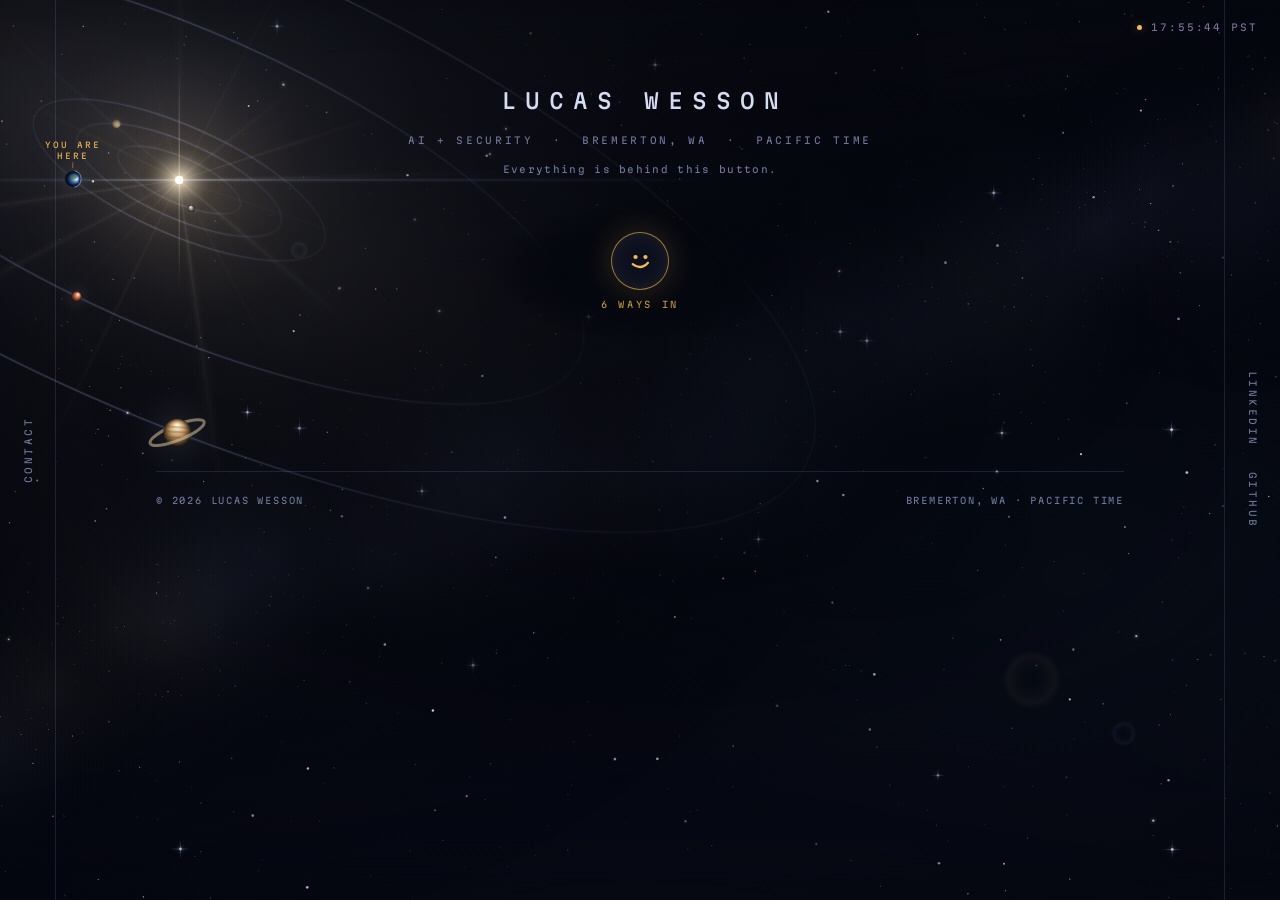
<file: index.html>
<!DOCTYPE html>
<html lang="en">
<head>
<meta charset="utf-8">
<meta name="viewport" content="width=device-width, initial-scale=1">
<title>Lucas Wesson · AI + Security</title>
<meta name="description" content="Lucas Wesson: AI and security practitioner who trains models, tests them adversarially, and builds the tooling that keeps them honest.">
<link rel="canonical" href="https://lwesson.github.io/">
<meta name="theme-color" content="#05070f">
<link rel="icon" href="favicon.svg" type="image/svg+xml">
<link rel="icon" href="favicon.png" sizes="32x32" type="image/png">
<link rel="apple-touch-icon" href="apple-touch-icon.png">
<meta property="og:type" content="website">
<meta property="og:site_name" content="Lucas Wesson">
<meta property="og:title" content="Lucas Wesson · AI + Security">
<meta property="og:description" content="Lucas Wesson: AI and security practitioner who trains models, tests them adversarially, and builds the tooling that keeps them honest.">
<meta property="og:url" content="https://lwesson.github.io/">
<meta property="og:image" content="https://lwesson.github.io/og-card.png">
<meta property="og:image:width" content="1200">
<meta property="og:image:height" content="630">
<meta property="og:image:alt" content="Lucas Wesson, AI and security. A small lit solar system with Earth marked you are here, beside his name and headline.">
<meta name="twitter:card" content="summary_large_image">
<meta name="twitter:title" content="Lucas Wesson · AI + Security">
<meta name="twitter:description" content="Lucas Wesson: AI and security practitioner who trains models, tests them adversarially, and builds the tooling that keeps them honest.">
<meta name="twitter:image" content="https://lwesson.github.io/og-card.png">
<style>html{color-scheme:dark}body{margin:0}img{max-width:100%}[hidden]{display:none!important}</style>
<link rel="preconnect" href="https://fonts.googleapis.com">
<link rel="preconnect" href="https://fonts.gstatic.com" crossorigin>
<link rel="stylesheet" href="https://fonts.googleapis.com/css2?family=Martian+Mono:wght@300;400;500;600&family=Archivo:wght@400;500;600&display=swap">
<style>
:root{
  --void:#05070f;
  --line:rgba(150,180,255,.14);
  --line-hot:rgba(150,180,255,.30);
  --dim:#6e789c;
  --mid:#9aa4c8;
  --text:#d7dcf2;
  --amber:#f0bc55;
  --amber-hot:#ffd882;
  --halo:rgba(240,188,85,.42);
  --cool:#93b8f0;
  --beam:#7fa8ff;
  --beam-2:#a88cf0;
  --bad:#e0796a;
  --mono:"Martian Mono","JetBrains Mono",ui-monospace,SFMono-Regular,Menlo,monospace;
  --sans:"Archivo","Helvetica Neue",Arial,sans-serif;
  --ease:cubic-bezier(.22,.9,.24,1);
}
*{box-sizing:border-box}

body{
  margin:0;
  background:var(--void);
  color:var(--text);
  font-family:var(--sans);
  font-size:15px;
  line-height:1.65;
  -webkit-font-smoothing:antialiased;
  overflow-x:hidden;
}

/* ---------- ambient background ---------- */
.bg{position:fixed;inset:0;z-index:0;pointer-events:none;overflow:hidden}
/* one canvas holds the whole sky: stars, the sun, orbits, planets, the odd meteor */
.sky{position:absolute;inset:0;width:100%;height:100%;display:block}
.veil{
  position:absolute;inset:0;
  background:
    linear-gradient(180deg,rgba(5,7,15,.82),rgba(5,7,15,0) 24%),
    linear-gradient(0deg,rgba(5,7,15,.7),rgba(5,7,15,0) 20%),
    radial-gradient(84% 64% at 50% 46%,rgba(5,7,15,.91),rgba(5,7,15,.56) 55%,rgba(5,7,15,0) 100%);
}
.glowfield{
  position:absolute;inset:0;
  background:
    radial-gradient(26% 26% at 15% 10%,rgba(176,208,255,.13),transparent 68%),
    radial-gradient(52% 44% at 15% 10%,rgba(120,150,235,.09),transparent 72%),
    radial-gradient(72% 46% at 50% -6%,rgba(240,188,85,.05),transparent 70%),
    radial-gradient(56% 48% at 84% 64%,rgba(64,158,204,.07),transparent 70%),
    radial-gradient(95% 55% at 50% 108%,rgba(46,66,150,.12),transparent 72%);
}

/* ---------- fixed HUD ---------- */
.rail{position:fixed;top:0;bottom:0;width:56px;z-index:4;pointer-events:none;display:flex;align-items:center;justify-content:center}
.rail::before{content:"";position:absolute;top:0;bottom:0;width:1px;background:var(--line)}
.rail.l{left:0}.rail.l::before{right:0}
.rail.r{right:0}.rail.r::before{left:0}
.rail-links{display:flex;flex-direction:column;gap:26px;pointer-events:auto;align-items:center}
.rail a,.rail button.rail-link{
  font-family:var(--mono);font-size:9.5px;font-weight:400;letter-spacing:.26em;text-transform:uppercase;
  color:var(--dim);text-decoration:none;background:none;border:0;padding:0;cursor:pointer;writing-mode:vertical-rl;
  transition:color .3s var(--ease),text-shadow .3s var(--ease);
}
.rail.l a,.rail.l button.rail-link{transform:rotate(180deg)}
.rail a:hover,.rail button.rail-link:hover{color:var(--amber);text-shadow:0 0 14px var(--halo)}

.clock{
  position:fixed;top:20px;right:22px;z-index:6;
  display:flex;align-items:center;gap:9px;
  font-family:var(--mono);font-size:9.5px;letter-spacing:.2em;color:var(--dim);
  font-variant-numeric:tabular-nums;
}
.clock .pip{width:5px;height:5px;border-radius:50%;background:var(--amber);box-shadow:0 0 10px var(--halo);animation:blink 3.4s ease-in-out infinite}
@keyframes blink{0%,100%{opacity:1}50%{opacity:.25}}

/* ---------- the trigger ---------- */
.trigger-wrap{
  position:relative;z-index:3;margin-top:40px;
  display:flex;flex-direction:column;align-items:center;gap:8px;
}
.trigger-wrap::before{
  content:"";position:absolute;top:-26px;left:50%;transform:translateX(-50%);
  width:300px;height:132px;border-radius:50%;
  background:radial-gradient(closest-side,var(--void) 46%,rgba(5,7,15,.72) 72%,transparent 100%);
  z-index:-1;pointer-events:none;
}
.trigger{
  width:58px;height:58px;border-radius:50%;
  background:rgba(14,19,38,.74);
  border:1px solid rgba(240,188,85,.5);
  box-shadow:0 0 26px rgba(240,188,85,.13),inset 0 0 16px rgba(240,188,85,.06);
  display:grid;place-items:center;
  cursor:pointer;position:relative;
  transition:border-color .4s var(--ease),box-shadow .4s var(--ease);
}
.trigger::after{
  content:"";position:absolute;inset:-5px;border-radius:50%;
  border:1px solid transparent;
  transition:border-color .5s var(--ease),transform .5s var(--ease),opacity .5s var(--ease);
  opacity:0;transform:scale(.88);
}
.trigger.invite{border-color:rgba(240,188,85,.62);box-shadow:0 0 34px rgba(240,188,85,.2),inset 0 0 20px rgba(240,188,85,.09)}
.trigger.invite::before{
  content:"";position:absolute;inset:-1px;border-radius:50%;
  border:1px solid var(--amber);opacity:0;pointer-events:none;
  animation:ping 3.1s cubic-bezier(.2,.7,.3,1) infinite;
}
@keyframes ping{
  0%{transform:scale(1);opacity:.6}
  65%{transform:scale(2.05);opacity:0}
  100%{transform:scale(2.05);opacity:0}
}
.trigger.invite+.trigger-label{animation:wordpulse 3.1s ease-in-out infinite}
@keyframes wordpulse{
  0%,100%{opacity:.75;text-shadow:none}
  50%{opacity:1;text-shadow:0 0 18px var(--halo)}
}
.trigger:hover{border-color:var(--amber);box-shadow:0 0 26px rgba(240,188,85,.22),inset 0 0 18px rgba(240,188,85,.10)}
.trigger:hover::after{opacity:.5;transform:scale(1);border-color:rgba(240,188,85,.35)}
.trigger:focus-visible{outline:none;border-color:var(--amber-hot);box-shadow:0 0 0 2px rgba(240,188,85,.35)}
.face{width:35px;height:35px;overflow:visible;display:block}
.face .eye{
  fill:var(--amber);transform-box:fill-box;transform-origin:center;
  transition:fill .4s var(--ease);
}
.face .mouth{
  fill:none;stroke:var(--amber);stroke-width:1.5;stroke-linecap:round;
  transform-box:fill-box;transform-origin:center;
  transition:stroke .4s var(--ease),opacity .35s var(--ease),transform .45s var(--ease);
}
/* blink: both eyes, always together, driven by one class */
.face.blink .eye{animation:blinkeye .42s var(--ease)}
@keyframes blinkeye{0%,100%{transform:scaleY(1)}44%{transform:scaleY(.1)}}

/* wink: the right eye alone, and the smile goes crooked */
.face.wink .eye.r{animation:winkeye .8s var(--ease)}
.face.wink .smile{transform:rotate(-5deg) scale(1.07)}
@keyframes winkeye{
  0%{transform:scaleY(1)}
  16%{transform:scaleY(.08)}
  52%{transform:scaleY(.08)}
  76%{transform:scaleY(1.08)}
  100%{transform:scaleY(1)}
}

/* hover: brighter, and the smile widens (the blink itself is scheduled in JS) */
.trigger:hover .eye,.trigger:focus-visible .eye{fill:var(--amber-hot)}
.trigger:hover .mouth,.trigger:focus-visible .mouth{stroke:var(--amber-hot)}
.trigger:hover .smile{transform:scale(1.16)}

.trigger-label{font-family:var(--mono);font-size:9px;letter-spacing:.3em;text-transform:uppercase;color:var(--amber);opacity:.78;transition:opacity .4s var(--ease)}
.trigger[aria-expanded="true"]+.trigger-label{opacity:1}

/* ---------- shell ---------- */
.shell{position:relative;z-index:2;max-width:1120px;margin:0 auto;padding-inline:76px;padding-block:84px 90px}

.plate{text-align:center;display:flex;flex-direction:column;align-items:center;gap:14px}
.wordmark{font-family:var(--mono);font-weight:500;font-size:clamp(15px,2.4vw,21px);letter-spacing:.42em;text-indent:.42em;margin:0;color:var(--text)}
.sub{font-family:var(--mono);font-size:9.5px;letter-spacing:.28em;color:var(--dim);margin:0;text-transform:uppercase}
.hint{font-family:var(--mono);font-size:9.5px;letter-spacing:.14em;color:var(--dim);margin:0}
.hint b{color:var(--amber);font-weight:400}

/* ---------- the console bar ---------- */
.menu{margin-top:88px;overflow:visible;height:auto;transition:height .55s var(--ease)}

.bar{position:relative;display:grid;grid-template-columns:repeat(6,1fr);gap:10px}
.bar::before{
  content:"";position:absolute;left:-76px;right:-76px;top:16px;height:1px;
  background:linear-gradient(90deg,transparent,var(--line) 12%,var(--line) 88%,transparent);
}
.menu.shut .bar::before{opacity:0;transition:opacity .25s var(--ease)}

.item{
  position:relative;background:none;border:0;padding:0 2px 4px;cursor:pointer;
  display:flex;flex-direction:column;align-items:center;gap:11px;
  opacity:1;transform:none;will-change:transform,opacity;
}
.menu.shut .item{opacity:0;pointer-events:none}
.item::before{
  content:"";position:absolute;left:-7px;right:-7px;top:16px;height:1px;background:var(--line);
  transition:background .4s var(--ease);
}
.item::after{
  content:"";position:absolute;left:-7px;right:-7px;top:16px;height:1px;
  background:linear-gradient(90deg,transparent,var(--amber),transparent);
  opacity:0;transition:opacity .4s var(--ease);
}
.item:hover::after,.item:focus-visible::after{opacity:.7}
.item:focus-visible{outline:none}
.item:focus-visible .label{color:var(--amber-hot)}

.node{
  width:32px;height:32px;flex:none;border-radius:50%;position:relative;
  display:grid;place-items:center;
  border:1px solid rgba(150,180,255,.24);
  background-color:var(--void);
  background-image:radial-gradient(closest-side,rgba(147,184,240,.18),rgba(147,184,240,.02) 70%);
  box-shadow:0 0 16px rgba(147,184,240,.10);
  transition:border-color .45s var(--ease),box-shadow .45s var(--ease),transform .45s var(--ease);
}
.node svg{width:17px;height:17px;stroke:var(--cool);stroke-width:1;opacity:.85;transition:stroke .45s var(--ease),transform .6s var(--ease)}
.item:hover .node{border-color:rgba(240,188,85,.45);box-shadow:0 0 24px rgba(240,188,85,.22);transform:scale(1.08)}
.item:hover .node svg{stroke:var(--amber);transform:rotate(30deg)}

.label{
  font-family:var(--mono);font-weight:400;font-size:clamp(9.5px,.85vw,10.5px);
  letter-spacing:.2em;text-transform:uppercase;color:var(--mid);text-align:center;line-height:1.5;
  transition:color .4s var(--ease),text-shadow .4s var(--ease);
}
.meta{
  font-family:var(--mono);font-size:8.5px;letter-spacing:.16em;text-transform:uppercase;
  color:var(--dim);text-align:center;line-height:1.6;margin-top:-6px;
  transition:color .4s var(--ease),opacity .4s var(--ease);
}
.item:hover .label{color:var(--amber);text-shadow:0 0 18px var(--halo)}
.item:hover .meta{color:var(--mid);opacity:1}

/* selected station */
.item.is-open .node{border-color:var(--amber);box-shadow:0 0 30px rgba(240,188,85,.34),inset 0 0 14px rgba(240,188,85,.14);animation:breathe 4.5s ease-in-out infinite}
.item.is-open .node svg{stroke:var(--amber-hot);opacity:1}
.item.is-open .label{color:var(--amber);text-shadow:0 0 20px var(--halo)}
.item.is-open .meta{color:var(--mid);opacity:1}
.item.is-open::before{background:rgba(240,188,85,.5)}
@keyframes breathe{
  0%,100%{box-shadow:0 0 30px rgba(240,188,85,.34),inset 0 0 14px rgba(240,188,85,.14)}
  50%{box-shadow:0 0 48px rgba(240,188,85,.5),inset 0 0 20px rgba(240,188,85,.20)}
}

/* landing impact */
.item.land .node{animation:impact .6s var(--ease)}
.item.land::before{animation:segflash .6s var(--ease)}
@keyframes impact{
  0%{box-shadow:0 0 0 rgba(240,188,85,0);border-color:rgba(150,180,255,.24)}
  18%{box-shadow:0 0 40px rgba(240,188,85,.6),inset 0 0 20px rgba(240,188,85,.35);border-color:var(--amber);transform:scale(1.16)}
  55%{transform:scale(.97)}
  100%{box-shadow:0 0 16px rgba(147,184,240,.10);transform:scale(1)}
}
@keyframes segflash{0%,14%{background:rgba(240,188,85,.5)}100%{background:var(--line)}}

/* ---------- what grows out of the selection ---------- */
.stage{position:relative;height:0;overflow:hidden;transition:height .6s var(--ease)}
.panel{
  position:absolute;top:0;left:0;right:0;
  opacity:0;visibility:hidden;
  transition:opacity .3s var(--ease),visibility 0s linear .3s;
}
.panel.is-open{opacity:1;visibility:visible;transition:opacity .5s var(--ease) .08s,visibility 0s}
.drop{
  position:absolute;top:100%;left:50%;width:1px;height:46px;
  background:linear-gradient(180deg,var(--amber),rgba(240,188,85,.10));
  transform:scaleY(0);transform-origin:top;
  transition:transform .55s var(--ease) .08s;
}
.item.is-open .drop{transform:scaleY(1)}
.panel::before{
  content:"";position:absolute;left:0;right:0;top:46px;height:1px;
  background:linear-gradient(90deg,transparent,rgba(240,188,85,.26) 8%,rgba(240,188,85,.26) 92%,transparent);
  transform:scaleX(0);transition:transform .8s var(--ease) .18s;
}
.panel.is-open::before{transform:scaleX(1)}
.panel-inner{position:relative;max-width:660px;margin:0 auto;padding:62px 0 60px}
.panel-inner>*{opacity:0;transform:translateY(10px);transition:opacity .55s var(--ease),transform .55s var(--ease)}
.panel.is-open .panel-inner>*{opacity:1;transform:none}
.panel.is-open .panel-inner>*:nth-child(1){transition-delay:.14s}
.panel.is-open .panel-inner>*:nth-child(2){transition-delay:.20s}
.panel.is-open .panel-inner>*:nth-child(3){transition-delay:.26s}
.panel.is-open .panel-inner>*:nth-child(4){transition-delay:.32s}
.panel.is-open .panel-inner>*:nth-child(5){transition-delay:.38s}
.panel.is-open .panel-inner>*:nth-child(6){transition-delay:.44s}
.panel.is-open .panel-inner>*:nth-child(n+7){transition-delay:.5s}
.kicker.sub{margin-top:40px;padding-top:26px;border-top:1px solid var(--line)}

/* ---------- panel typography ---------- */
.kicker{font-family:var(--mono);font-size:9px;letter-spacing:.3em;color:var(--amber);text-transform:uppercase;margin:0 0 14px}
.lede{font-size:clamp(19px,2.2vw,25px);line-height:1.34;font-weight:500;color:#e9edfb;margin:0 0 18px;text-wrap:balance}
.panel p{margin:0 0 16px;color:var(--mid)}
.panel p:last-child{margin-bottom:0}
.panel strong{color:var(--text);font-weight:600}

.fields{display:grid;grid-template-columns:repeat(2,1fr);gap:1px;background:var(--line);border-block:1px solid var(--line);margin:24px 0}
.field{background:var(--void);padding:14px 16px;display:flex;flex-direction:column;gap:5px}
.field dt{font-family:var(--mono);font-size:8.5px;letter-spacing:.24em;color:var(--dim);text-transform:uppercase}
.field dd{margin:0;font-size:13.5px;color:var(--text)}

.term{font-family:var(--mono);font-size:11px;letter-spacing:.14em;color:var(--amber);margin:22px 0 0}
.term .caret{display:inline-block;width:7px;height:13px;background:var(--amber);vertical-align:-2px;margin-left:6px;animation:blink 1.1s steps(1) infinite}

.entries{list-style:none;margin:22px 0 0;padding:0;display:flex;flex-direction:column}
.entries li{padding:18px 0;border-top:1px solid var(--line)}
.entries li:last-child{border-bottom:1px solid var(--line)}
.entry-top{display:flex;align-items:baseline;justify-content:space-between;gap:16px;margin-bottom:7px}
.entry-top h3{margin:0;font-size:15.5px;font-weight:600;color:var(--text);line-height:1.35}
.tag{font-family:var(--mono);font-size:8.5px;letter-spacing:.22em;color:var(--amber);text-transform:uppercase;white-space:nowrap}
.entries p{font-size:14px;margin:0 0 10px}
.stack{display:flex;flex-wrap:wrap;gap:6px}
.chip{font-family:var(--mono);font-size:8.5px;letter-spacing:.16em;text-transform:uppercase;color:var(--dim);border:1px solid var(--line);padding:4px 8px}
.entry-link{display:inline-block;margin-top:12px;font-family:var(--mono);font-size:9.5px;letter-spacing:.16em;text-transform:uppercase;color:var(--amber);text-decoration:none;border-bottom:1px solid rgba(240,188,85,.35);padding-bottom:2px;transition:color .3s var(--ease),border-color .3s var(--ease)}
.entry-link+.entry-link{margin-left:18px}
.entry-link:hover,.entry-link:focus-visible{color:var(--amber-hot);border-color:var(--amber-hot);outline:none}

.practice{padding:20px 0;border-top:1px solid var(--line)}
.practice:last-of-type{border-bottom:1px solid var(--line)}
.practice h3{margin:0 0 6px;font-family:var(--mono);font-size:11px;letter-spacing:.26em;color:var(--amber);text-transform:uppercase}
.practice p{font-size:14px;margin:0}

.stats{display:flex;flex-wrap:wrap;gap:34px;margin:22px 0 4px;padding-bottom:22px;border-bottom:1px solid var(--line)}
.stat{display:flex;flex-direction:column;gap:3px}
.stat b{font-family:var(--mono);font-size:22px;font-weight:500;color:var(--amber);font-variant-numeric:tabular-nums}
.stat span{font-family:var(--mono);font-size:8.5px;letter-spacing:.22em;color:var(--dim);text-transform:uppercase}

.cols{display:grid;grid-template-columns:repeat(auto-fit,minmax(215px,1fr));gap:26px;margin:24px 0}
.cols h4{margin:0 0 10px;font-family:var(--mono);font-size:8.5px;letter-spacing:.24em;color:var(--dim);text-transform:uppercase}
.plainlist{list-style:none;margin:0;padding:0;display:flex;flex-direction:column;gap:7px;font-size:13.5px;color:var(--mid)}
.plainlist li{display:flex;gap:9px;align-items:baseline}
.plainlist li::before{content:"";width:4px;height:4px;flex:none;background:var(--amber);opacity:.6;transform:translateY(-2px)}
.plainlist li:has(.yr){flex-wrap:wrap;row-gap:2px}
.plainlist .yr{flex-basis:100%;padding-left:13px;font-family:var(--mono);font-size:9px;letter-spacing:.14em;color:var(--dim)}

.links{display:flex;flex-wrap:wrap;gap:12px;margin-top:22px}
.panel .links+.term{margin-top:28px}
.links a{
  font-family:var(--mono);font-size:10px;letter-spacing:.2em;text-transform:uppercase;
  color:var(--mid);text-decoration:none;border:1px solid var(--line);padding:11px 17px;
  transition:color .35s var(--ease),border-color .35s var(--ease),box-shadow .35s var(--ease),background .35s var(--ease);
}
.links a:hover,.links a:focus-visible{color:var(--amber);border-color:rgba(240,188,85,.5);box-shadow:0 0 22px rgba(240,188,85,.16);background:rgba(240,188,85,.04);outline:none}

.cform{display:flex;flex-direction:column;gap:15px;margin-top:26px;max-width:540px}
.cform .hp{position:absolute;left:-9999px;width:1px;height:1px;opacity:0;pointer-events:none}
.cfield{display:flex;flex-direction:column;gap:7px}
.cfield label{font-family:var(--mono);font-size:8.5px;letter-spacing:.24em;text-transform:uppercase;color:var(--dim)}
.cfield input,.cfield textarea{
  background:rgba(147,184,240,.04);border:1px solid var(--line);color:var(--text);
  font-family:var(--sans);font-size:14px;line-height:1.5;padding:11px 13px;width:100%;
  transition:border-color .3s var(--ease),box-shadow .3s var(--ease),background .3s var(--ease);
}
.cfield textarea{resize:vertical;min-height:116px}
.cfield input:focus,.cfield textarea:focus{
  outline:none;border-color:rgba(240,188,85,.55);background:rgba(240,188,85,.03);
  box-shadow:0 0 22px rgba(240,188,85,.12);
}
.cform button{
  align-self:flex-start;font-family:var(--mono);font-size:10px;letter-spacing:.2em;text-transform:uppercase;
  color:var(--mid);background:none;border:1px solid var(--line);padding:12px 20px;cursor:pointer;
  transition:color .35s var(--ease),border-color .35s var(--ease),box-shadow .35s var(--ease),background .35s var(--ease);
}
.cform button:hover:not(:disabled),.cform button:focus-visible{
  color:var(--amber);border-color:rgba(240,188,85,.5);box-shadow:0 0 22px rgba(240,188,85,.16);
  background:rgba(240,188,85,.04);outline:none;
}
.cform button:disabled{opacity:.45;cursor:default}
.form-status{font-family:var(--mono);font-size:9.5px;letter-spacing:.12em;line-height:1.6;color:var(--dim);margin:0;min-height:15px}
.form-status.ok{color:var(--amber)}
.form-status.err{color:var(--bad)}

.foot{margin-top:70px;padding-top:22px;border-top:1px solid var(--line);display:flex;flex-wrap:wrap;justify-content:space-between;gap:12px}
.foot span{font-family:var(--mono);font-size:9px;letter-spacing:.2em;color:var(--dim);text-transform:uppercase}

@media (max-width:880px){
  .shell{padding-inline:26px;padding-block:64px 70px}
  .rail{display:none}
  .clock{right:16px}
  .bar{grid-template-columns:repeat(3,1fr);row-gap:40px}
  .drop{display:none}
  .bar::before{display:none}
  .label{font-size:10px}
}
@media (max-width:460px){
  .shell{padding-inline:18px}
  .bar{grid-template-columns:repeat(2,1fr);row-gap:34px}
  .meta{display:none}
  .fields{grid-template-columns:1fr}
  .stats{gap:22px}
}

@media (prefers-reduced-motion:reduce){
  *,*::before,*::after{animation:none!important;transition-duration:.001ms!important}
}
</style>

<script type="application/ld+json">
{"@context":"https://schema.org","@type":"Person","name":"Lucas Wesson","url":"https://lwesson.github.io/",
"jobTitle":"AI and security practitioner","description":"Trains AI systems, tests them adversarially, and builds the tooling that keeps them honest.",
"address":{"@type":"PostalAddress","addressLocality":"Bremerton","addressRegion":"WA","addressCountry":"US"},
"knowsAbout":["AI evaluation","AI red teaming","Offensive security","Vulnerability research","Security automation"],
"sameAs":["https://www.linkedin.com/in/lukewesson","https://github.com/Lwesson"]}
</script>
</head>
<body>
<svg width="0" height="0" style="position:absolute" aria-hidden="true">
  <symbol id="star" viewBox="0 0 24 24">
    <g fill="none" stroke-linecap="round">
      <path d="M12 4.5v5M12 14.5v5M4.5 12h5M14.5 12h5M6.7 6.7l3.2 3.2M14.1 14.1l3.2 3.2M17.3 6.7l-3.2 3.2M9.9 14.1l-3.2 3.2"/>
      <circle cx="12" cy="12" r="1.4" fill="currentColor" stroke="none"/>
    </g>
  </symbol>
</svg>

<div class="bg" aria-hidden="true">
  <div class="glowfield"></div>
  <div class="veil"></div>
  <canvas class="sky" id="sky"></canvas>
</div>

<div class="rail l">
  <div class="rail-links"><button type="button" class="rail-link" data-jump="p-contact">Contact</button></div>
</div>
<div class="rail r">
  <div class="rail-links">
    <a href="https://www.linkedin.com/in/lukewesson" target="_blank" rel="noopener">LinkedIn</a>
    <a href="https://github.com/Lwesson" target="_blank" rel="noopener">GitHub</a>
  </div>
</div>

<div class="clock"><span class="pip"></span><span id="clock-time">--:--:--</span> <span id="clock-tz">PT</span></div>

<main class="shell">
  <header class="plate">
    <h1 class="wordmark">LUCAS WESSON</h1>
    <p class="sub">AI + Security &nbsp;·&nbsp; Bremerton, WA &nbsp;·&nbsp; Pacific time</p>
    <p class="hint" id="hint">Everything is behind this button.</p>
    <div class="trigger-wrap">
      <button class="trigger invite" id="trigger" type="button" aria-expanded="false" aria-controls="menu" aria-label="Open the console">
        <svg class="face" id="face" viewBox="0 0 24 24" aria-hidden="true">
          <circle class="eye l" cx="8.6" cy="9.6" r="1.45"/>
          <circle class="eye r" cx="15.4" cy="9.6" r="1.45"/>
          <path class="mouth smile" d="M7.1 14.1 Q12 18.7 16.9 14.1"/>
        </svg>
      </button>
      <span class="trigger-label" id="trigger-label">6 ways in</span>
    </div>
  </header>

  <nav class="menu" id="menu" aria-label="Sections">
    <div class="bar" id="bar">
      <button class="item" type="button" data-panel="p-overview" aria-expanded="false" aria-controls="p-overview">
        <span class="drop" aria-hidden="true"></span>
        <span class="node"><svg aria-hidden="true"><use href="#star"/></svg></span>
        <span class="label">Overview</span>
        <span class="meta">Mission brief</span>
      </button>
      <button class="item" type="button" data-panel="p-work" aria-expanded="false" aria-controls="p-work">
        <span class="drop" aria-hidden="true"></span>
        <span class="node"><svg aria-hidden="true"><use href="#star"/></svg></span>
        <span class="label">Work</span>
        <span class="meta">6 projects</span>
      </button>
      <button class="item" type="button" data-panel="p-research" aria-expanded="false" aria-controls="p-research">
        <span class="drop" aria-hidden="true"></span>
        <span class="node"><svg aria-hidden="true"><use href="#star"/></svg></span>
        <span class="label">Research</span>
        <span class="meta">3 write-ups</span>
      </button>
      <button class="item" type="button" data-panel="p-discipline" aria-expanded="false" aria-controls="p-discipline">
        <span class="drop" aria-hidden="true"></span>
        <span class="node"><svg aria-hidden="true"><use href="#star"/></svg></span>
        <span class="label">Discipline</span>
        <span class="meta">3 practices</span>
      </button>
      <button class="item" type="button" data-panel="p-about" aria-expanded="false" aria-controls="p-about">
        <span class="drop" aria-hidden="true"></span>
        <span class="node"><svg aria-hidden="true"><use href="#star"/></svg></span>
        <span class="label">About</span>
        <span class="meta">Story · 7 certs</span>
      </button>
      <button class="item" type="button" data-panel="p-contact" aria-expanded="false" aria-controls="p-contact">
        <span class="drop" aria-hidden="true"></span>
        <span class="node"><svg aria-hidden="true"><use href="#star"/></svg></span>
        <span class="label">Contact</span>
        <span class="meta">Bremerton · Pacific</span>
      </button>
    </div>

    <div class="stage" id="stage">

      <section class="panel is-open" id="p-overview" aria-label="Overview">
        <div class="panel-inner">
          <p class="kicker">// Mission brief</p>
          <p class="lede">I train AI systems, break them, and build the tooling that keeps them honest.</p>
          <p>Model evaluation and red-teaming, offensive security research, and AI-augmented security engineering. Three disciplines most people split into separate careers, held together by one throughline: <strong>honest evaluation</strong>.</p>
          <dl class="fields">
            <div class="field"><dt>Focus</dt><dd>Artificial intelligence · Security</dd></div>
            <div class="field"><dt>Location</dt><dd>Bremerton, WA · Pacific time</dd></div>
            <div class="field"><dt>Current</dt><dd>AI Consultant · Vulnerability Researcher</dd></div>
            <div class="field"><dt>Status</dt><dd>U.S. Citizen · Open to work</dd></div>
          </dl>
          <div class="links">
            <a href="#research" data-jump="p-research">Research · 3 write-ups</a>
            <a href="#work" data-jump="p-work">Work · 6 projects</a>
            <a href="https://github.com/Lwesson/ttb-label-verifier" target="_blank" rel="noopener">TTB verifier code ↗</a>
          </div>
          <p class="term">&gt; train &gt; attack &gt; build<span class="caret"></span></p>
        </div>
      </section>

      <section class="panel" id="p-work" aria-label="Work">
        <div class="panel-inner">
          <p class="kicker">// Selected projects</p>
          <p class="lede">Systems I have built, and competitions I have placed in.</p>
          <p>Client and program names are withheld for confidentiality, so these describe capability and approach. Where the code can be public, it is linked.</p>
          <ul class="entries">
            <li>
              <div class="entry-top"><h3>TTB Label Verifier</h3><span class="tag">AI Product</span></div>
              <p>An AI-assisted compliance tool built as a federal take-home. It reads an alcohol label photo, compares every mandatory field to the application, and checks the government health warning against 27 CFR part 16, in under five seconds per label or hundreds at a time in a batch. Uncertain reads land in Review or Unreadable, so a person decides the hard cases instead of the model guessing.</p>
              <p>I benchmarked two vision models on a 15-label test set and shipped the smaller one. Both scored 14 of 15, but the smaller model was faster and transcribed text verbatim, while the larger one silently corrected capitalization that the regulation depends on. 115 automated tests.</p>
              <div class="stack"><span class="chip">Python</span><span class="chip">FastAPI</span><span class="chip">React</span><span class="chip">Claude Vision</span><span class="chip">27 CFR</span></div>
              <a class="entry-link" href="https://github.com/Lwesson/ttb-label-verifier" target="_blank" rel="noopener">Code on GitHub ↗</a>
            </li>
            <li>
              <div class="entry-top"><h3>Cold Open, a daily security puzzle</h3><span class="tag">Game</span></div>
              <p>Three generated challenges a day, in cipher breaking, log forensics, and network traffic analysis, about five minutes in all. Each day's set is derived from the date, so every player gets the same puzzles with no server behind it, and there is no answer key to look up, only the method. After every puzzle, solved or missed, it explains the technique and where it shows up in real incidents.</p>
              <p>Every puzzle has exactly one defensible answer, and the test suite enforces that, along with every claim a hint makes about the puzzle. A generator that lets a harmless row pass for a second incident marks a correct analyst wrong. 44 automated tests.</p>
              <div class="stack"><span class="chip">JavaScript</span><span class="chip">Game Design</span><span class="chip">Cryptography</span><span class="chip">Log Forensics</span><span class="chip">Network Analysis</span></div>
              <a class="entry-link" href="https://lwesson.github.io/cold-open/" target="_blank" rel="noopener">Play it ↗</a>
              <a class="entry-link" href="https://github.com/Lwesson/cold-open" target="_blank" rel="noopener">Code on GitHub ↗</a>
            </li>
            <li>
              <div class="entry-top"><h3>AI-Augmented Security Testing Platform</h3><span class="tag">Platform</span></div>
              <p>A seven-phase testing pipeline that brings LLM reasoning into attack-surface mapping, finding triage, and vulnerability-chain analysis. The model analyzes and drafts. Any action that changes state on a target waits for my approval, and scope guardrails enforce each program's rules of engagement at every stage. 357 automated tests. Kept private because it runs against live programs.</p>
              <div class="stack"><span class="chip">Python</span><span class="chip">LLM APIs</span><span class="chip">Security Automation</span><span class="chip">Kali Linux</span></div>
            </li>
            <li>
              <div class="entry-top"><h3>CyberQuest 2026, ICS/SCADA CTF</h3><span class="tag">Competition</span></div>
              <p>13th place nationally at 96.55 percent (28 of 29). Industrial network forensics across six packet captures, reconstructing a full attack chain from first reconnaissance through to control-system traffic.</p>
              <div class="stack"><span class="chip">ICS/SCADA</span><span class="chip">Forensics</span><span class="chip">Attack Chains</span></div>
            </li>
            <li>
              <div class="entry-top"><h3>Custom SIEM &amp; Security Operations Dashboard</h3><span class="tag">Detection</span></div>
              <p>Real-time threat detection with a rule engine, log analysis, automated firewall blocking, and a live terminal dashboard. Built to shorten response time to active threats with configurable alerting.</p>
              <div class="stack"><span class="chip">Python</span><span class="chip">Detection Engineering</span><span class="chip">iptables</span><span class="chip">Linux</span></div>
            </li>
            <li>
              <div class="entry-top"><h3>Empirical Optimization &amp; Signal Analysis Platform</h3><span class="tag">Data</span></div>
              <p>A multi-strategy analysis engine built around walk-forward backtesting. It tests large sets of parameter configurations across timeframes, with systematic experiment design and automated risk management.</p>
              <div class="stack"><span class="chip">Python</span><span class="chip">Quant Analysis</span><span class="chip">Data Pipelines</span></div>
            </li>
          </ul>
        </div>
      </section>

      <section class="panel" id="p-research" aria-label="Research">
        <div class="panel-inner">
          <p class="kicker">// Research &amp; writing</p>
          <p class="lede">What the work has taught me, written down.</p>
          <p>Analysis and methodology from model evaluation and security research. Nothing here discloses an unfixed vulnerability or a confidential program.</p>
          <ul class="entries">
            <li>
              <div class="entry-top"><h3>Finding is getting cheap. Validation is the product.</h3><span class="tag">Sep 2026</span></div>
              <p>AI is flooding security with findings. The value is moving to whoever can tell which ones are real.</p>
              <a class="entry-link" href="research/validation-is-the-product.html">Read the piece</a>
            </li>
            <li>
              <div class="entry-top"><h3>The bug was real. My first explanation wasn't.</h3><span class="tag">Apr 2026</span></div>
              <p>A CAPTCHA bypass I reported held up. My first account of why it worked did not. Disproving my own explanation was the actual work.</p>
              <a class="entry-link" href="research/the-bug-was-real-my-first-explanation-wasnt.html">Read the piece</a>
            </li>
            <li>
              <div class="entry-top"><h3>The AI is trusted. That's the vulnerability.</h3><span class="tag">Apr 2026</span></div>
              <p>Indirect prompt injection in AI support tools isn't one bug. It's a family, sorted by whose trust the model is laundering.</p>
              <a class="entry-link" href="research/the-ai-is-trusted-thats-the-vulnerability.html">Read the piece</a>
            </li>
          </ul>
        </div>
      </section>

      <section class="panel" id="p-discipline" aria-label="Discipline">
        <div class="panel-inner">
          <p class="kicker">// What I do</p>
          <p class="lede">Three practices, one loop.</p>
          <div class="practice">
            <h3>&gt; Train</h3>
            <p>AI evaluation and red-teaming. Evaluating and refining model outputs across modalities, probing for failure modes, edge cases, and alignment gaps at scale.</p>
          </div>
          <div class="practice">
            <h3>&gt; Attack</h3>
            <p>Offensive security research. Authorized vulnerability research across enterprise SaaS and AI-powered platforms: recon, authenticated testing, business-logic and authorization flaws.</p>
          </div>
          <div class="practice">
            <h3>&gt; Build</h3>
            <p>Security tooling and automation. Designing and deploying AI-augmented security systems that make attack-surface reasoning and detection repeatable and scoped.</p>
          </div>
          <p class="term">&gt; the output of each one is the input to the next</p>
        </div>
      </section>

      <section class="panel" id="p-about" aria-label="About">
        <div class="panel-inner">
          <p class="kicker">// The throughline</p>
          <p class="lede">Train it, attack it, build it.</p>
          <p>I work at an intersection that usually gets split apart, and the seam between those disciplines is where I do my best work. At xAI and OpenAI I have spent thousands of hours evaluating model outputs across text, image, and video, reaching the highest quality tier and building a working map of how these systems fail. As an independent researcher I turn that understanding on live systems, finding and reporting real vulnerabilities, and I consult as a paid subject-matter expert on AI and security for investment research.</p>
          <p>What connects all three is honest evaluation. On the training side, every shortcut in judgment compounds into model behavior. On the attack side, most "secure" AI is only secure against the demos its team ran. On the build side, honesty has to be a structural property of the system, not a vibe.</p>
          <p>Before AI and security, I spent years behind the camera and leading creative work: assistant photographer, freelance photojournalist, then creative director of my own practice, planning and shooting editorial and program photography for clients including Home Depot. Photojournalism and creative direction are both disciplines of honest evaluation, documenting what is actually there and judging whether work holds up rather than whether it impresses. Different medium, same throughline.</p>
          <div class="stack">
            <span class="chip">Home Depot</span><span class="chip">Johnson &amp; Johnson</span><span class="chip">HTC</span><span class="chip">Washington State University</span><span class="chip">Olympic College Foundation</span><span class="chip">Kitsap Sun</span>
          </div>
          <p class="kicker sub">// Certifications &amp; education</p>
          <div class="stats">
            <div class="stat"><b>96.55%</b><span>CyberQuest 2026</span></div>
            <div class="stat"><b>13th</b><span>National placement</span></div>
            <div class="stat"><b>2</b><span>IT degrees</span></div>
            <div class="stat"><b>7</b><span>Certifications</span></div>
          </div>
          <div class="cols">
            <div>
              <h4>Certifications</h4>
              <ul class="plainlist">
                <li>CCNA, Cisco</li>
                <li>Google Cybersecurity Professional</li>
                <li>TestOut Security Pro</li>
                <li>TestOut Linux Pro</li>
                <li>TestOut Network Pro</li>
                <li>TestOut Routing and Switching Pro</li>
                <li>TestOut Pro Certified: Microsoft Office Essentials</li>
              </ul>
            </div>
            <div>
              <h4>Education</h4>
              <ul class="plainlist">
                <li>A.A.S.-T, Information Technology, Security <span class="yr">Olympic College · 2025</span></li>
                <li>A.A.S.-T, Information Technology, Networking <span class="yr">Olympic College · 2025</span></li>
              </ul>
            </div>
          </div>
          <div class="stack">
            <span class="chip">Python</span><span class="chip">Burp Suite</span><span class="chip">Metasploit</span><span class="chip">Nmap</span><span class="chip">Wireshark</span><span class="chip">Nuclei</span><span class="chip">MITRE ATT&amp;CK</span><span class="chip">NIST RMF</span>
          </div>
        </div>
      </section>

      <section class="panel" id="p-contact" aria-label="Contact">
        <div class="panel-inner">
          <p class="kicker">// Open channel</p>
          <p class="lede">Let's build systems that hold under real adversaries.</p>
          <p>Available for AI and security roles, expert consultations, and select projects. Reach me on LinkedIn, or read the code on GitHub.</p>
          <form class="cform" id="contactForm" novalidate>
            <input type="hidden" name="access_key" value="571b5680-3733-459e-8874-7832355801f2">
            <input type="hidden" name="subject" value="New message from your portfolio site">
            <input type="hidden" name="from_name" value="Portfolio contact form">
            <input type="checkbox" name="botcheck" class="hp" tabindex="-1" autocomplete="off" aria-hidden="true">
            <div class="cfield">
              <label for="cf-name">Name</label>
              <input id="cf-name" name="name" type="text" required autocomplete="name">
            </div>
            <div class="cfield">
              <label for="cf-email">Your email</label>
              <input id="cf-email" name="email" type="email" required autocomplete="email">
            </div>
            <div class="cfield">
              <label for="cf-msg">Message</label>
              <textarea id="cf-msg" name="message" rows="5" required></textarea>
            </div>
            <button type="submit" id="cf-submit">Send message</button>
            <p class="form-status" id="cf-status" role="status" aria-live="polite"></p>
          </form>
          <div class="links">
            <a href="https://www.linkedin.com/in/lukewesson" target="_blank" rel="noopener">LinkedIn ↗</a>
            <a href="https://github.com/Lwesson" target="_blank" rel="noopener">GitHub ↗</a>
          </div>
        </div>
      </section>

    </div>
  </nav>

  <div class="foot">
    <span>© 2026 Lucas Wesson</span>
    <span>Bremerton, WA · Pacific time</span>
  </div>
</main>

<script>
(function(){
  var reduce = window.matchMedia('(prefers-reduced-motion: reduce)').matches;
  var menu = document.getElementById('menu');
  var bar = document.getElementById('bar');
  var stage = document.getElementById('stage');
  var trigger = document.getElementById('trigger');
  var triggerLabel = document.getElementById('trigger-label');
  var hint = document.getElementById('hint');
  var face = document.getElementById('face');
  var INVITE = '6 ways in';
  var autoReveal = null;

  function setHint(open){
    hint.innerHTML = open
      ? 'Pick a station. The page <b>grows out of it.</b>'
      : 'Everything is behind this button.';
  }
  var items = Array.prototype.slice.call(document.querySelectorAll('.item'));
  var menuOpen = true;
  var anims = [];
  var timers = [];

  function panelFor(item){ return document.getElementById(item.dataset.panel); }

  function itemFromHash(){
    var id = 'p-' + window.location.hash.slice(1).toLowerCase();
    return items.filter(function(it){ return it.dataset.panel === id; })[0] || null;
  }
  var landing = itemFromHash();

  function setHash(item){
    if (!window.history || !history.replaceState) return;
    var url = item ? '#' + item.dataset.panel.slice(2) : window.location.pathname + window.location.search;
    try { history.replaceState(null, '', url); } catch (e) {}
  }

  function clearMotion(){
    anims.forEach(function(a){ try { a.cancel(); } catch (e) {} });
    anims = [];
    timers.forEach(clearTimeout);
    timers = [];
    items.forEach(function(it){ it.classList.remove('land'); });
  }

  /* where each station sits relative to the hamburger it falls out of */
  function flights(){
    var t = trigger.getBoundingClientRect();
    var ox = t.left + t.width / 2;
    var oy = t.bottom - 6;
    return items.map(function(item, i){
      var r = item.getBoundingClientRect();
      var dx = ox - (r.left + r.width / 2);
      var dy = oy - r.top;
      var broken = !isFinite(dx) || !isFinite(dy) || (r.width === 0 && r.height === 0) || dy >= 0;
      if (broken){
        dx = (i - (items.length - 1) / 2) * -150;
        dy = -190;
      }
      return { x: dx, y: dy };
    });
  }

  function arc(f, spin, tilt){
    return [
      { transform: 'translate(' + f.x + 'px,' + f.y + 'px) scale(.12,.12) rotate(' + spin + 'deg)', opacity: 0, offset: 0,
        easing: 'cubic-bezier(.4,0,.75,.3)' },
      { transform: 'translate(' + (f.x * .63) + 'px,' + (f.y * .86) + 'px) scale(.38,.38) rotate(' + (spin * .6) + 'deg)', opacity: .45, offset: .26,
        easing: 'cubic-bezier(.45,0,.7,.4)' },
      { transform: 'translate(' + (f.x * .29) + 'px,' + (f.y * .52) + 'px) scale(.72,.72) rotate(' + (spin * .28) + 'deg)', opacity: .9, offset: .5,
        easing: 'cubic-bezier(.4,0,.65,.5)' },
      { transform: 'translate(0px,10px) scale(1.07,.86) rotate(' + tilt + 'deg)', opacity: 1, offset: .7,
        easing: 'cubic-bezier(.3,.85,.4,1)' },
      { transform: 'translate(0px,-6px) scale(.98,1.06) rotate(' + (-tilt * .45) + 'deg)', offset: .83, easing: 'ease-in-out' },
      { transform: 'translate(0px,2px) scale(1,1) rotate(' + (tilt * .18) + 'deg)', offset: .93, easing: 'ease-out' },
      { transform: 'translate(0px,0px) scale(1,1) rotate(0deg)', opacity: 1, offset: 1 }
    ];
  }

  /* stations fall out of the button and fan into the line, left to right */
  function cascadeIn(){
    if (reduce) return;
    clearMotion();
    var f = flights();
    items.forEach(function(item, i){
      var spin = f[i].x > 0 ? -9 : 9;
      var tilt = f[i].x > 0 ? -1.4 : 1.4;
      var dur = 620 + Math.min(260, Math.abs(f[i].x) / 2.4);
      var delay = i * 62;
      anims.push(item.animate(arc(f[i], spin, tilt), {
        duration: dur, delay: delay, fill: 'backwards', easing: 'linear'
      }));
      timers.push(window.setTimeout(function(){
        item.classList.add('land');
        timers.push(window.setTimeout(function(){ item.classList.remove('land'); }, 620));
      }, delay + dur * 0.68));
    });

    /* never let a stalled animation clock leave the console invisible */
    var batch = anims.slice();
    timers.push(window.setTimeout(function(){
      batch.forEach(function(a){ try { a.cancel(); } catch (e) {} });
    }, items.length * 62 + 1500));
  }

  /* and get pulled back in, outermost first */
  function cascadeOut(done){
    if (reduce){ done(); return; }
    clearMotion();
    var f = flights();
    var mid = (items.length - 1) / 2;
    var longest = null, longestEnd = -1;
    items.forEach(function(item, i){
      var order = Math.round(mid - Math.abs(i - mid));
      var delay = order * 52;
      var a = item.animate([
        { transform: 'translate(0px,0px) scale(1,1)', opacity: 1, offset: 0, easing: 'ease-out' },
        { transform: 'translate(0px,12px) scale(1,1.05)', opacity: .95, offset: .2, easing: 'cubic-bezier(.5,0,.75,.3)' },
        { transform: 'translate(' + f[i].x + 'px,' + f[i].y + 'px) scale(.12,.12)', opacity: 0, offset: 1 }
      ], { duration: 380, delay: delay, fill: 'forwards', easing: 'linear' });
      anims.push(a);
      if (delay > longestEnd){ longestEnd = delay; longest = a; }
    });
    if (!longest){ done(); return; }
    longest.finished.then(done, function(){});
  }

  /* ---------- panels ---------- */
  function openItem(){
    for (var i = 0; i < items.length; i++){
      if (items[i].classList.contains('is-open')) return items[i];
    }
    return null;
  }

  /* the stage owns the only height that moves, so the page never overshoots */
  function syncStage(instant){
    var open = openItem();
    var h = open ? panelFor(open).offsetHeight : 0;
    if (instant){
      stage.style.transition = 'none';
      stage.style.height = h + 'px';
      void stage.offsetHeight;
      stage.style.transition = '';
    } else {
      stage.style.height = h + 'px';
    }
    reserve(open);
  }

  /* keep enough page under the line that a shorter section can never yank the
     scroll position back up when the document gets smaller */
  function reserve(open){
    if (!open || !menuOpen){ document.body.style.minHeight = ''; return; }
    var top = window.scrollY + bar.getBoundingClientRect().top;
    document.body.style.minHeight = Math.round(top + window.innerHeight - 60) + 'px';
  }

  function closePanel(item){
    item.classList.remove('is-open');
    item.setAttribute('aria-expanded', 'false');
    panelFor(item).classList.remove('is-open');
  }

  function openPanel(item){
    item.classList.add('is-open');
    item.setAttribute('aria-expanded', 'true');
    panelFor(item).classList.add('is-open');
  }

  function select(item){
    var wasOpen = item.classList.contains('is-open');
    items.forEach(function(it){ if (it.classList.contains('is-open')) closePanel(it); });
    if (!wasOpen) openPanel(item);
    setHash(wasOpen ? null : item);
    syncStage(reduce);

    /* only move the page when the line is actually out of reach */
    var r = bar.getBoundingClientRect();
    if (r.top < 8 || r.top > window.innerHeight * 0.62){
      window.scrollTo({
        top: Math.max(0, window.scrollY + r.top - 30),
        behavior: reduce ? 'auto' : 'smooth'
      });
    }
  }

  items.forEach(function(item){
    if (panelFor(item).classList.contains('is-open')){
      item.classList.add('is-open');
      item.setAttribute('aria-expanded', 'true');
    }
    item.addEventListener('click', function(){ select(item); });
  });
  syncStage(true);

  /* ---------- the hamburger ---------- */
  /* The face has exactly two moves. A blink is both eyes at once, on a loose
     timer. A wink is the right eye alone, and only on the three moments Lucas
     asked for: landing on the page, opening the console, closing it. Nothing
     runs as an infinite per-eye animation, so the eyes can never drift apart. */
  var blinkTimer = null;
  var winkTimer = null;
  var winking = false;

  var faceTimers = {};
  function restart(cls, ms){
    window.clearTimeout(faceTimers[cls]);
    face.classList.remove(cls);
    face.getBoundingClientRect();
    face.classList.add(cls);
    faceTimers[cls] = window.setTimeout(function(){ face.classList.remove(cls); }, ms);
  }

  function blinkNow(){
    if (reduce || winking) return;
    restart('blink', 460);
  }

  function scheduleBlink(){
    window.clearTimeout(blinkTimer);
    if (reduce) return;
    blinkTimer = window.setTimeout(function(){
      blinkNow();
      scheduleBlink();
    }, 4400 + Math.random() * 2800);
  }

  function winkNow(){
    if (reduce) return;
    winking = true;
    window.clearTimeout(blinkTimer);
    restart('wink', 860);
    window.setTimeout(function(){
      winking = false;
      scheduleBlink();
    }, 900);
  }

  function winkFace(delay){
    window.clearTimeout(winkTimer);
    if (reduce) return;
    winkTimer = window.setTimeout(winkNow, delay);
  }

  /* while the console is open the face watches it: down at the line by default,
     across to whichever station you are on */
  function openMenu(silent){
    menuOpen = true;
    window.clearTimeout(autoReveal);
    trigger.classList.remove('invite');
    trigger.setAttribute('aria-expanded', 'true');
    trigger.setAttribute('aria-label', 'Close the console');
    triggerLabel.textContent = 'Close';
    setHint(true);
    if (!silent) winkFace(150);
    menu.style.transition = 'none';
    menu.style.height = 'auto';
    var full = menu.offsetHeight;
    menu.style.height = '0px';
    void menu.offsetHeight;
    menu.style.transition = '';
    menu.style.height = full + 'px';
    menu.classList.remove('shut');
    cascadeIn();
    timers.push(window.setTimeout(function(){
      if (menuOpen) menu.style.height = 'auto';
    }, reduce ? 0 : 600));

    /* once the stations land, the first one opens itself */
    timers.push(window.setTimeout(function(){
      if (!menuOpen || openItem()) return;
      if (landing){
        var target = landing;
        landing = null;
        select(target);
      } else {
        openPanel(items[0]);
        syncStage(reduce);
      }
    }, reduce ? 0 : 1150));
  }

  function closeMenu(){
    menuOpen = false;
    trigger.setAttribute('aria-expanded', 'false');
    trigger.setAttribute('aria-label', 'Open the console');
    triggerLabel.textContent = INVITE;
    setHint(false);
    items.forEach(function(it){ if (it.classList.contains('is-open')) closePanel(it); });
    setHash(null);
    syncStage(false);
    cascadeOut(function(){
      if (menuOpen) return;
      menu.classList.add('shut');
      clearMotion();
      winkFace(620);
    });
    timers.push(window.setTimeout(function(){
      if (menuOpen) return;
      menu.style.height = menu.offsetHeight + 'px';
      void menu.offsetHeight;
      menu.style.height = '0px';
    }, reduce ? 0 : 250));
    window.scrollTo({ top: 0, behavior: reduce ? 'auto' : 'smooth' });
  }

  trigger.addEventListener('click', function(){
    if (menuOpen) closeMenu(); else openMenu();
  });

  trigger.addEventListener('mouseenter', blinkNow);

  document.addEventListener('keydown', function(e){
    if (e.key === 'Escape' && menuOpen) closeMenu();
  });

  function itemById(id){
    return items.filter(function(it){ return it.dataset.panel === id; })[0] || null;
  }

  function jump(item){
    if (!item) return;
    if (!menuOpen){
      landing = item;
      openMenu();
      return;
    }
    if (!item.classList.contains('is-open')) select(item);
  }

  document.querySelectorAll('[data-jump]').forEach(function(btn){
    btn.addEventListener('click', function(e){
      e.preventDefault();
      jump(itemById(btn.getAttribute('data-jump')));
    });
  });

  /* #research, #work and the rest are real addresses, so a link in an
     application can land a reader on the station it is about */
  window.addEventListener('hashchange', function(){
    var item = itemFromHash();
    if (item) jump(item);
  });

  window.addEventListener('resize', function(){
    if (menuOpen) menu.style.height = 'auto';
    syncStage(true);
  });

  if (document.fonts && document.fonts.ready){
    document.fonts.ready.then(function(){ syncStage(true); });
  }

  /* ---------- the page arrives closed ---------- */
  items.forEach(function(it){ if (it.classList.contains('is-open')) closePanel(it); });
  menuOpen = false;
  menu.classList.add('shut');
  menu.style.transition = 'none';
  menu.style.height = '0px';
  void menu.offsetHeight;
  menu.style.transition = '';
  syncStage(true);
  setHint(false);

  winkFace(1150);
  scheduleBlink();

  /* the wink is the greeting; the console opens on the beat after it */
  if (!reduce){
    /* a deep link skips most of the wait: the reader came for one station */
    autoReveal = window.setTimeout(function(){ if (!menuOpen) openMenu(true); }, landing ? 1300 : 2150);
  } else {
    openMenu(true);
  }

  /* ---------- contact form ---------- */
  var form = document.getElementById('contactForm');
  if (form){
    form.addEventListener('submit', function(e){
      e.preventDefault();
      var status = document.getElementById('cf-status');
      var btn = document.getElementById('cf-submit');

      if (!form.checkValidity()){
        status.className = 'form-status err';
        status.textContent = 'Fill in your name, a valid email, and a message.';
        syncStage(false);
        form.reportValidity();
        return;
      }

      status.className = 'form-status';
      status.textContent = 'Transmitting...';
      btn.disabled = true;

      fetch('https://api.web3forms.com/submit', {
        method: 'POST',
        headers: { 'Accept': 'application/json' },
        body: new FormData(form)
      })
        .then(function(r){ return r.json(); })
        .then(function(j){
          if (j.success){
            status.className = 'form-status ok';
            status.textContent = 'Message sent. I will get back to you.';
            form.reset();
            syncStage(false);
          } else {
            status.className = 'form-status err';
            status.textContent = (j.message || 'Something went wrong.') + ' You can also reach me on LinkedIn.';
            syncStage(false);
          }
        })
        .catch(function(){
          status.className = 'form-status err';
          status.textContent = 'Could not reach the mail service. Try again, or reach me on LinkedIn.';
          syncStage(false);
        })
        .then(function(){ btn.disabled = false; });
    });
  }

  /* ---------- clock ---------- */
  var timeEl = document.getElementById('clock-time');
  var tzEl = document.getElementById('clock-tz');
  function tick(){
    try {
      var now = new Date();
      timeEl.textContent = now.toLocaleTimeString('en-US', {
        timeZone: 'America/Los_Angeles', hour12: false,
        hour: '2-digit', minute: '2-digit', second: '2-digit'
      });
      /* PDT half the year, PST the other half */
      var tz = now.toLocaleTimeString('en-US', { timeZone: 'America/Los_Angeles', timeZoneName: 'short' }).split(' ').pop();
      if (/^P[SD]T$/.test(tz)) tzEl.textContent = tz;
    } catch (err) {
      timeEl.textContent = new Date().toTimeString().slice(0, 8);
    }
  }
  tick();
  window.setInterval(tick, 1000);
})();
</script>

<script>
/* ---------- the sky ----------
   The inner solar system seen from a little above its plane: Mercury, Venus,
   Earth and its Moon, Mars, then a belt of rubble and a ringed giant. The sun
   sits in the top left corner where the page's light already came from, and
   every planet is shaded from the sun's side.

   Everything that never moves (stars, the Milky Way, the zodiacal glow, orbits,
   the belt, the sun, lens streak and ghosts) is painted once to an offscreen
   layer. Each frame copies that layer and draws only what moves: sun rays,
   corona shimmer, twinkles, planets, the Moon, the label and the odd meteor,
   capped at 30fps. Reduced motion gets one still frame. A hidden tab stops. */
(function(){
  var cv = document.getElementById('sky');
  if (!cv || !cv.getContext) return;
  var ctx = cv.getContext('2d');
  if (!ctx) return;
  var still = window.matchMedia('(prefers-reduced-motion: reduce)').matches;

  var TAU = Math.PI * 2;
  var TILT = 24 * Math.PI / 180;   /* orbits sweep down and to the right */
  var FLAT = 0.34;                 /* how far above the plane we look from */
  /* Orbit sizes are worked out per screen in size(). The inner three are sized
     to fit entirely on screen, so Mercury, Venus and Earth are always in view
     and Earth's label never leaves. Mars and the giant swing wide the way the
     outer planets really do, and come back within a few minutes. */
  var R = [], BELT = [0, 0];
  var XE = Math.sqrt(Math.pow(Math.cos(TILT), 2) + Math.pow(FLAT * Math.sin(TILT), 2));
  var YE = Math.sqrt(Math.pow(Math.sin(TILT), 2) + Math.pow(FLAT * Math.cos(TILT), 2));
  var PLANETS = [
    { name: 'mercury', o: 0, r: 2.8, T: 50, lit: '#ece7e2', base: '#8f8780', dark: '#121110' },
    { name: 'venus', o: 1, r: 4.8, T: 90, lit: '#fff6dc', base: '#d9b87c', dark: '#18120a', haze: 'rgba(255,236,196,.32)' },
    { name: 'earth', o: 2, r: 6.2, T: 150, lit: '#e3f1ff', base: '#3d7fd8', dark: '#040a1a', atmo: 'rgba(150,200,255,.65)', earth: true },
    { name: 'mars', o: 3, r: 4.2, T: 240, lit: '#ffdcc6', base: '#c1603b', dark: '#150906' },
    { name: 'giant', o: 4, r: 11, T: 420, lit: '#fff0d4', base: '#c49a66', dark: '#140e07', bands: true, ring: true }
  ];

  var W = 0, H = 0, DPR = 1, S = 0, k = 1;
  var sun = { x: 0, y: 0 };
  var layer = document.createElement('canvas');
  var lctx = layer.getContext('2d');
  var raf = null, last = 0, t0 = performance.now();
  var meteor = null, nextMeteor = 9000 + Math.random() * 7000;

  /* star positions are generated once in unit space so a resize rescales the
     same sky instead of reshuffling it */
  var field = [], band = [], blobs = [], twinkle = [], belt = [], rays = [];
  (function seed(){
    var tints = ['214,226,255', '214,226,255', '214,226,255', '255,236,210', '190,208,255'];
    for (var i = 0; i < 520; i++){
      var big = Math.random() < 0.06;
      field.push({ u: Math.random(), v: Math.random(), r: big ? 0.9 + Math.random() * 0.6 : 0.35 + Math.random() * 0.5,
        a: big ? 0.55 + Math.random() * 0.35 : 0.18 + Math.random() * 0.42, c: tints[(Math.random() * tints.length) | 0] });
    }
    for (var j = 0; j < 90; j++){
      twinkle.push({ u: Math.random(), v: Math.random(), r: 0.7 + Math.random() * 0.7, a: 0.45 + Math.random() * 0.45,
        c: tints[(Math.random() * tints.length) | 0], ph: Math.random() * TAU, sp: 0.6 + Math.random() * 1.4 });
    }
    for (var b = 0; b < 420; b++){
      band.push({ t: Math.random(), off: (Math.random() + Math.random() + Math.random() - 1.5) * 0.09,
        r: 0.3 + Math.random() * 0.45, a: 0.12 + Math.random() * 0.3 });
    }
    for (var n = 0; n < 24; n++){
      blobs.push({ t: n / 23 + (Math.random() - 0.5) * 0.04, off: (Math.random() - 0.5) * 0.05,
        s: 0.06 + Math.random() * 0.07, warm: Math.random() < 0.3 });
    }
    for (var a = 0; a < 240; a++){
      belt.push({ th: Math.random() * TAU, f: Math.random(),
        r: 0.5 + Math.random() * 0.6, a: 0.14 + Math.random() * 0.26 });
    }
    /* rays: uneven lengths and widths, the way light breaks through a lens */
    for (var q = 0; q < 16; q++){
      rays.push({ ang: q / 16 * TAU + (Math.random() - 0.5) * 0.3, len: 0.1 + Math.random() * 0.24,
        w: 0.004 + Math.random() * 0.01, a: 0.03 + Math.random() * 0.035, ph: Math.random() * TAU });
    }
    PLANETS.forEach(function(p){ p.th0 = null; });
  })();

  function bandPoint(t, off){
    var x0 = -0.05 * W, y0 = 0.82 * H, x1 = 1.05 * W, y1 = 0.16 * H;
    var dx = x1 - x0, dy = y1 - y0, len = Math.hypot(dx, dy);
    return { x: x0 + dx * t - dy / len * off * S, y: y0 + dy * t + dx / len * off * S };
  }

  function orbitOf(a){ return { a: a, b: a * FLAT }; }

  function pos(o, th){
    var c = Math.cos(th), s = Math.sin(th), ct = Math.cos(TILT), st = Math.sin(TILT);
    return { x: sun.x + o.a * c * ct - o.b * s * st, y: sun.y + o.a * c * st + o.b * s * ct, depth: s };
  }

  function onScreen(q, m){ return q.x > m && q.x < W - m && q.y > m && q.y < H - m; }

  /* the text lives in a column down the middle, so the sky keeps that column
     quiet: 0 at the centre line, 1 once clear of the column */
  function column(){ return Math.min(W * 0.5, 440); }
  function clearOfText(x){ return Math.min(1, Math.abs(x - W / 2) / column()); }

  /* start each planet somewhere visible, clear of the sun and the text, and
     heading along a stretch it will still be visible on a minute from now */
  function placePlanets(){
    PLANETS.forEach(function(p){
      if (p.th0 !== null) return;
      var o = orbitOf(R[p.o]);
      var ok = function(q){
        /* on a phone the text spans the screen, so the edges are the only sky */
        return onScreen(q, W < 900 ? 24 : 40) && clearOfText(q.x) > (W < 900 ? 0.62 : 0.98);
      };
      for (var pass = 0; pass < 2 && p.th0 === null; pass++){
        for (var i = 0; i < 120; i++){
          var th = Math.random() * TAU;
          var later = th + TAU * 60 / p.T;
          if (ok(pos(o, th)) && (pass === 1 || ok(pos(o, later)))){ p.th0 = th; break; }
        }
      }
      if (p.th0 === null) p.th0 = Math.random() * TAU;
    });
  }

  function glow(c, x, y, r, inner){
    var g = c.createRadialGradient(x, y, 0, x, y, r);
    g.addColorStop(0, inner);
    g.addColorStop(1, 'rgba(0,0,0,0)');
    c.fillStyle = g;
    c.fillRect(x - r, y - r, r * 2, r * 2);
  }

  function hexagon(c, x, y, r){
    c.beginPath();
    for (var i = 0; i < 6; i++){
      var a = i / 6 * TAU + 0.3;
      if (i) c.lineTo(x + Math.cos(a) * r, y + Math.sin(a) * r); else c.moveTo(x + Math.cos(a) * r, y + Math.sin(a) * r);
    }
    c.closePath();
  }

  function paintLayer(){
    layer.width = Math.max(1, Math.round(W * DPR));
    layer.height = Math.max(1, Math.round(H * DPR));
    var c = lctx;
    c.setTransform(DPR, 0, 0, DPR, 0, 0);
    c.clearRect(0, 0, W, H);

    /* milky way: soft light first, then its stars */
    blobs.forEach(function(bl){
      var p = bandPoint(bl.t, bl.off);
      glow(c, p.x, p.y, bl.s * S, bl.warm ? 'rgba(235,205,175,.035)' : 'rgba(150,170,235,.045)');
    });
    band.forEach(function(st){
      var p = bandPoint(st.t, st.off);
      c.fillStyle = 'rgba(220,228,255,' + st.a + ')';
      c.fillRect(p.x, p.y, st.r * 1.4, st.r * 1.4);
    });

    /* density follows screen area, so a phone gets a sky, not a snowstorm */
    var count = Math.max(150, Math.min(field.length, Math.round(W * H / 2400)));
    field.slice(0, count).forEach(function(st){
      var x = st.u * W, y = st.v * H;
      c.fillStyle = 'rgba(' + st.c + ',' + st.a + ')';
      if (st.r < 0.9){ c.fillRect(x, y, st.r * 1.6, st.r * 1.6); return; }
      c.beginPath(); c.arc(x, y, st.r, 0, TAU); c.fill();
      glow(c, x, y, st.r * 5, 'rgba(' + st.c + ',' + st.a * 0.22 + ')');
      /* the brightest few get a small cross glint */
      if (st.r > 1.2){
        var L = st.r * 7;
        [[1, 0], [0, 1]].forEach(function(d){
          var g = c.createLinearGradient(x - d[0] * L, y - d[1] * L, x + d[0] * L, y + d[1] * L);
          g.addColorStop(0, 'rgba(' + st.c + ',0)');
          g.addColorStop(0.5, 'rgba(' + st.c + ',' + st.a * 0.5 + ')');
          g.addColorStop(1, 'rgba(' + st.c + ',0)');
          c.strokeStyle = g; c.lineWidth = 0.7;
          c.beginPath(); c.moveTo(x - d[0] * L, y - d[1] * L); c.lineTo(x + d[0] * L, y + d[1] * L); c.stroke();
        });
      }
    });

    /* zodiacal light: dust in the orbital plane catching sunlight */
    c.save();
    c.translate(sun.x, sun.y); c.rotate(TILT); c.scale(1, FLAT * 0.8);
    var z = c.createRadialGradient(0, 0, 0, 0, 0, S * 0.62);
    z.addColorStop(0, 'rgba(255,226,186,.075)');
    z.addColorStop(0.45, 'rgba(240,210,180,.025)');
    z.addColorStop(1, 'rgba(0,0,0,0)');
    c.fillStyle = z;
    c.fillRect(-S * 0.62, -S * 0.62, S * 1.24, S * 1.24);
    c.restore();

    /* orbits brighten toward the sun, the way a lit plane would */
    R.forEach(function(a){
      var o = orbitOf(a);
      var g = c.createRadialGradient(sun.x, sun.y, 0, sun.x, sun.y, o.a * 1.05);
      g.addColorStop(0, 'rgba(190,210,255,.30)');
      g.addColorStop(0.55, 'rgba(160,185,255,.14)');
      g.addColorStop(1, 'rgba(140,165,255,.05)');
      c.strokeStyle = g;
      c.beginPath(); c.ellipse(sun.x, sun.y, o.a, o.b, TILT, 0, TAU);
      c.globalAlpha = 0.35; c.lineWidth = 3; c.stroke();
      c.globalAlpha = 1; c.lineWidth = 1; c.stroke();
    });

    /* the belt between Mars and the giant */
    belt.forEach(function(rk){
      var q = pos(orbitOf(BELT[0] + rk.f * (BELT[1] - BELT[0])), rk.th);
      c.fillStyle = 'rgba(206,196,180,' + rk.a * (0.7 + 0.3 * q.depth) + ')';
      c.fillRect(q.x, q.y, rk.r, rk.r);
    });

    /* quiet the text column: everything painted so far fades toward the middle */
    var col = column(), mid = W / 2;
    var fade = c.createLinearGradient(0, 0, W, 0);
    var edge = function(x){ return Math.max(0, Math.min(1, x / W)); };
    fade.addColorStop(edge(mid - col), 'rgba(0,0,0,0)');
    fade.addColorStop(edge(mid - col * 0.55), 'rgba(0,0,0,.45)');
    fade.addColorStop(0.5, 'rgba(0,0,0,.6)');
    fade.addColorStop(edge(mid + col * 0.55), 'rgba(0,0,0,.45)');
    fade.addColorStop(edge(mid + col), 'rgba(0,0,0,0)');
    c.globalCompositeOperation = 'destination-out';
    c.fillStyle = fade;
    c.fillRect(0, 0, W, H);
    c.globalCompositeOperation = 'source-over';

    /* lens ghosts ride the line from the sun through the middle of the frame,
       and are skipped wherever they would sit behind text */
    var vx = W / 2 - sun.x, vy = H / 2 - sun.y;
    [[0.26, 9, 'rgba(150,205,255,.07)'], [1.85, 30, 'rgba(255,205,160,.045)'], [2.05, 13, 'rgba(190,165,255,.06)']].forEach(function(gh){
      var x = sun.x + vx * gh[0], y = sun.y + vy * gh[0], r = gh[1] * k;
      if (!onScreen({ x: x, y: y }, r) || clearOfText(x) < 0.75) return;
      var g = c.createRadialGradient(x, y, 0, x, y, r);
      g.addColorStop(0, 'rgba(0,0,0,0)');
      g.addColorStop(0.7, gh[2]);
      g.addColorStop(1, 'rgba(0,0,0,0)');
      c.fillStyle = g;
      hexagon(c, x, y, r); c.fill();
    });

    /* the sun: a wash, a corona, a hot core */
    glow(c, sun.x, sun.y, S * 0.5, 'rgba(255,222,176,.06)');
    glow(c, sun.x, sun.y, 150 * k, 'rgba(255,214,160,.18)');
    glow(c, sun.x, sun.y, 36 * k, 'rgba(255,240,214,.8)');
    c.fillStyle = '#fffaf0';
    c.beginPath(); c.arc(sun.x, sun.y, 3.6 * k, 0, TAU); c.fill();

    /* diffraction spikes, plus one long thin anamorphic streak */
    [[1, 0, 96], [0, 1, 96], [0.7071, 0.7071, 34], [0.7071, -0.7071, 34]].forEach(function(d){
      var L = d[2] * k;
      var g = c.createLinearGradient(sun.x - d[0] * L, sun.y - d[1] * L, sun.x + d[0] * L, sun.y + d[1] * L);
      g.addColorStop(0, 'rgba(255,240,220,0)');
      g.addColorStop(0.5, 'rgba(255,240,220,' + (L > 60 * k ? 0.38 : 0.22) + ')');
      g.addColorStop(1, 'rgba(255,240,220,0)');
      c.strokeStyle = g; c.lineWidth = 1;
      c.beginPath(); c.moveTo(sun.x - d[0] * L, sun.y - d[1] * L); c.lineTo(sun.x + d[0] * L, sun.y + d[1] * L); c.stroke();
    });
    var sl = Math.min(W * 0.42, 620);
    var sg = c.createLinearGradient(sun.x - sl * 0.5, 0, sun.x + sl, 0);
    sg.addColorStop(0, 'rgba(170,200,255,0)');
    sg.addColorStop(0.33, 'rgba(185,212,255,.2)');
    sg.addColorStop(1, 'rgba(170,200,255,0)');
    c.fillStyle = sg;
    c.fillRect(sun.x - sl * 0.5, sun.y - 0.6, sl * 1.5, 1.2);
    c.globalAlpha = 0.25;
    c.fillRect(sun.x - sl * 0.5, sun.y - 2.5, sl * 1.5, 5);
    c.globalAlpha = 1;
  }

  /* slowly turning shafts of light, added on top so they brighten what they cross */
  function drawRays(sec){
    ctx.save();
    ctx.globalCompositeOperation = 'lighter';
    var spin = still ? 0 : sec * TAU / 900;
    /* each shard is a sharp core inside two wider, fainter wedges, which is
       what gives it a soft edge without a blur filter */
    rays.forEach(function(ry){
      var a = ry.ang + spin, L = ry.len * S;
      var alpha = ry.a * (still ? 1 : 0.7 + 0.3 * Math.sin(sec * 0.35 + ry.ph));
      [[1, 0.55], [2.6, 0.3], [5, 0.16]].forEach(function(pass){
        var w = ry.w * pass[0], len = L * (1 - pass[0] * 0.06);
        var g = ctx.createLinearGradient(sun.x, sun.y, sun.x + Math.cos(a) * len, sun.y + Math.sin(a) * len);
        g.addColorStop(0, 'rgba(255,232,196,' + alpha * pass[1] * 2 + ')');
        g.addColorStop(0.35, 'rgba(255,232,196,' + alpha * pass[1] + ')');
        g.addColorStop(1, 'rgba(255,232,196,0)');
        ctx.fillStyle = g;
        ctx.beginPath();
        ctx.moveTo(sun.x, sun.y);
        ctx.lineTo(sun.x + Math.cos(a - w) * len, sun.y + Math.sin(a - w) * len);
        ctx.lineTo(sun.x + Math.cos(a + w) * len, sun.y + Math.sin(a + w) * len);
        ctx.closePath(); ctx.fill();
      });
    });
    /* the corona breathes a little */
    var pulse = still ? 0.1 : 0.1 + 0.04 * Math.sin(sec * 0.7);
    glow(ctx, sun.x, sun.y, 60 * k, 'rgba(255,226,180,' + pulse + ')');
    ctx.restore();
  }

  function ringHalf(q, r, front){
    ctx.save();
    ctx.translate(q.x, q.y); ctx.rotate(-0.38);
    ctx.strokeStyle = 'rgba(232,212,172,.5)';
    ctx.lineWidth = Math.max(1, r * 0.22);
    ctx.beginPath();
    ctx.ellipse(0, 0, r * 2.1, r * 0.55, 0, front ? 0 : Math.PI, front ? Math.PI : TAU);
    ctx.stroke();
    ctx.restore();
  }

  function sphere(x, y, r, ux, uy, p){
    var g = ctx.createRadialGradient(x + ux * r * 0.5, y + uy * r * 0.5, r * 0.1, x, y, r * 1.05);
    g.addColorStop(0, p.lit); g.addColorStop(0.45, p.base); g.addColorStop(1, p.dark);
    ctx.fillStyle = g;
    ctx.beginPath(); ctx.arc(x, y, r, 0, TAU); ctx.fill();
  }

  /* Earth turns: land and cloud patches slide across the lit face, then the
     night side is laid back over them */
  function earthSurface(x, y, r, ux, uy, sec){
    ctx.save();
    ctx.beginPath(); ctx.arc(x, y, r, 0, TAU); ctx.clip();
    var spin = still ? 0.8 : sec * TAU / 40;
    [[0, -0.25, 0.42, 'rgba(96,142,76,.75)'], [2.1, 0.3, 0.34, 'rgba(120,150,84,.7)'], [4.0, -0.05, 0.3, 'rgba(150,130,90,.65)'],
     [1.0, 0.45, 0.26, 'rgba(245,250,255,.55)'], [3.3, -0.5, 0.3, 'rgba(245,250,255,.5)']].forEach(function(s, i){
      var a = spin * (i > 2 ? 1.25 : 1) + s[0];
      var front = Math.cos(a);
      if (front <= 0) return;
      ctx.globalAlpha = front;
      ctx.fillStyle = s[3];
      ctx.beginPath();
      ctx.ellipse(x + Math.sin(a) * r * 0.78, y + s[1] * r, r * s[2] * (0.4 + 0.6 * front), r * s[2] * 0.7, 0, 0, TAU);
      ctx.fill();
    });
    ctx.globalAlpha = 1;
    var sh = ctx.createRadialGradient(x + ux * r * 0.55, y + uy * r * 0.55, r * 0.2, x, y, r * 1.1);
    sh.addColorStop(0, 'rgba(0,0,0,0)');
    sh.addColorStop(0.5, 'rgba(2,6,16,.3)');
    sh.addColorStop(0.8, 'rgba(2,6,16,.75)');
    sh.addColorStop(1, 'rgba(2,6,16,.95)');
    ctx.fillStyle = sh;
    ctx.fillRect(x - r, y - r, r * 2, r * 2);
    ctx.restore();
  }

  function drawMoon(q, r, ux, uy, sec, back){
    var a = still ? 0.6 : sec * TAU / 27;
    var s = Math.sin(a);
    if (back !== (s < 0)) return;
    var R = r * 2.7, mr = Math.max(1.3, r * 0.27);
    var mx = q.x + Math.cos(a) * R, my = q.y + s * R * 0.42;
    sphere(mx, my, mr, ux, uy, { lit: '#f2f0ea', base: '#a09c94', dark: '#141312' });
  }

  /* The label always sits on the side of Earth facing away from the sun, so it
     never lands in the glare. If that side has no room, it stacks on two short
     lines above or below Earth instead, whichever is also away from the sun. */
  function drawLabel(q, r, alpha){
    if (alpha < 0.05) return;
    var txt = 'YOU ARE HERE';
    ctx.save();
    ctx.font = '500 8px "Martian Mono", ui-monospace, monospace';
    if ('letterSpacing' in ctx) ctx.letterSpacing = '2px';
    ctx.globalAlpha = alpha;
    ctx.strokeStyle = 'rgba(240,188,85,.6)'; ctx.lineWidth = 0.8;
    ctx.fillStyle = 'rgba(240,188,85,.92)';
    ctx.textBaseline = 'middle';

    var tw = ctx.measureText(txt).width;
    var side = q.x >= sun.x ? 1 : -1;
    var reach = q.x + side * (r + 26 + tw);
    var room = W >= 700 && reach > 10 && reach < W - 10;

    if (room){
      var up = q.y - r - 26 > 12 ? -1 : 1;
      var ex = q.x + side * (r + 3), ey = q.y + up * (r + 3);
      var lx = ex + side * 12, ly = ey + up * 10;
      ctx.beginPath(); ctx.moveTo(ex, ey); ctx.lineTo(lx, ly); ctx.lineTo(lx + side * 6, ly); ctx.stroke();
      ctx.textAlign = side > 0 ? 'left' : 'right';
      ctx.fillText(txt, lx + side * 9, ly + 0.5);
      ctx.restore();
      return;
    }

    var w2 = ctx.measureText('YOU ARE').width;
    var above = q.y <= sun.y;
    if (above && q.y - r - 34 < 8) above = false;
    if (!above && q.y + r + 34 > H - 8) above = true;
    var cx = Math.max(w2 / 2 + 8, Math.min(W - w2 / 2 - 8, q.x));
    var y1 = above ? q.y - r - 26 : q.y + r + 14, y2 = y1 + 11;
    ctx.textAlign = 'center';
    ctx.fillText('YOU ARE', cx, y1);
    ctx.fillText('HERE', cx, y2);
    ctx.beginPath();
    ctx.moveTo(q.x, above ? q.y - r - 3 : q.y + r + 3);
    ctx.lineTo(q.x, above ? y2 + 6 : y1 - 6);
    ctx.stroke();
    ctx.restore();
  }

  function drawPlanet(p, t){
    var sec = t / 1000;
    var q = pos(orbitOf(R[p.o]), p.th0 + TAU * sec / p.T);
    var r = p.r * k * (1 + 0.12 * q.depth);
    if (q.x < -r * 6 || q.x > W + r * 6 || q.y < -r * 6 || q.y > H + r * 6) return;
    var dx = sun.x - q.x, dy = sun.y - q.y, d = Math.hypot(dx, dy) || 1, ux = dx / d, uy = dy / d;

    var clear = clearOfText(q.x);
    var alpha = (0.72 + 0.28 * q.depth) * (0.22 + 0.78 * clear * clear);
    ctx.globalAlpha = alpha;
    glow(ctx, q.x, q.y, r * 4, 'rgba(200,215,255,.10)');
    if (p.haze) glow(ctx, q.x, q.y, r * 1.8, p.haze);

    if (p.ring) ringHalf(q, r, false);
    if (p.earth) drawMoon(q, r, ux, uy, sec, true);

    if (p.earth){
      sphere(q.x, q.y, r, ux, uy, p);
      earthSurface(q.x, q.y, r, ux, uy, sec);
    } else {
      sphere(q.x, q.y, r, ux, uy, p);
    }

    if (p.bands){
      ctx.save();
      ctx.beginPath(); ctx.arc(q.x, q.y, r, 0, TAU); ctx.clip();
      ctx.strokeStyle = 'rgba(90,58,26,.28)'; ctx.lineWidth = Math.max(0.6, r * 0.14);
      [-0.45, -0.1, 0.3].forEach(function(f){
        ctx.beginPath(); ctx.moveTo(q.x - r, q.y + f * r); ctx.lineTo(q.x + r, q.y + f * r + r * 0.12); ctx.stroke();
      });
      ctx.restore();
    }
    if (p.atmo){
      var a0 = Math.atan2(uy, ux);
      ctx.strokeStyle = p.atmo; ctx.lineWidth = 1;
      ctx.beginPath(); ctx.arc(q.x, q.y, r + 0.8, a0 - 1.35, a0 + 1.35); ctx.stroke();
    }
    if (p.ring) ringHalf(q, r, true);
    if (p.earth){
      drawMoon(q, r, ux, uy, sec, false);
      /* Earth's orbit keeps it on screen, so the label is always there */
      ctx.globalAlpha = 1;
      drawLabel(q, r, 0.95);
    }
    ctx.globalAlpha = 1;
  }

  function drawMeteor(t){
    if (!meteor){
      if (t < nextMeteor) return;
      var dir = Math.random() < 0.5 ? 0.55 : Math.PI - 0.55;
      meteor = { x: W * (0.2 + Math.random() * 0.6), y: H * (0.04 + Math.random() * 0.3),
        dx: Math.cos(dir), dy: Math.sin(dir), born: t, life: 950, travel: 440 * k, len: 170 * k };
    }
    var m = meteor, pr = (t - m.born) / m.life;
    if (pr >= 1){ meteor = null; nextMeteor = t + 20000 + Math.random() * 35000; return; }
    var hx = m.x + m.dx * m.travel * pr, hy = m.y + m.dy * m.travel * pr;
    var tx = hx - m.dx * m.len, ty = hy - m.dy * m.len;
    var g = ctx.createLinearGradient(tx, ty, hx, hy);
    g.addColorStop(0, 'rgba(255,246,230,0)');
    g.addColorStop(1, 'rgba(255,246,230,' + (0.75 * Math.sin(pr * Math.PI)) + ')');
    ctx.strokeStyle = g; ctx.lineWidth = 1.2;
    ctx.beginPath(); ctx.moveTo(tx, ty); ctx.lineTo(hx, hy); ctx.stroke();
  }

  function draw(t){
    ctx.setTransform(DPR, 0, 0, DPR, 0, 0);
    ctx.clearRect(0, 0, W, H);
    ctx.drawImage(layer, 0, 0, W, H);
    var sec = t / 1000;
    drawRays(sec);
    twinkle.forEach(function(st){
      var a = st.a * (still ? 0.8 : 0.5 + 0.5 * Math.sin(sec * st.sp + st.ph));
      ctx.fillStyle = 'rgba(' + st.c + ',' + a.toFixed(3) + ')';
      ctx.beginPath(); ctx.arc(st.u * W, st.v * H, st.r, 0, TAU); ctx.fill();
    });
    PLANETS.forEach(function(p){ drawPlanet(p, t); });
    if (!still) drawMeteor(t);
  }

  function size(){
    W = cv.clientWidth; H = cv.clientHeight;
    if (!W || !H) return false;
    DPR = Math.min(window.devicePixelRatio || 1, 2);
    cv.width = Math.round(W * DPR); cv.height = Math.round(H * DPR);
    S = Math.hypot(W, H);
    k = Math.max(0.75, Math.min(1.25, Math.min(W, H) / 800));
    /* the sun sits in from the top left corner, far enough in that the inner
       orbits fit around it; on a phone it sits in the open band left of the
       button, between the header and the stations */
    if (W < 700){ sun.x = W * 0.17; sun.y = H * 0.3; }
    else { sun.x = W * 0.14; sun.y = H * 0.2; }
    /* the largest orbit that still fits on screen all the way round, with room
       left at the edge for the Moon's own orbit around Earth */
    var m = 12 + 6.2 * k * 1.12 * 2.7;
    var fit = Math.min((sun.x - m) / XE, (W - sun.x - m) / XE, (sun.y - m) / YE, (H - sun.y - m) / YE);
    R = [fit * 0.42, fit * 0.7, fit, S * 0.28, S * 0.44];
    BELT = [S * 0.34, S * 0.37];
    placePlanets();
    paintLayer();
    return true;
  }

  function frame(now){
    raf = requestAnimationFrame(frame);
    if (now - last < 33) return;
    last = now;
    draw(now - t0);
  }

  function start(){ if (!still && !raf) raf = requestAnimationFrame(frame); }
  function stop(){ if (raf) cancelAnimationFrame(raf); raf = null; }

  if (!size()) return;
  draw(0);
  start();
  /* the label is drawn in the page's mono face, which may land after first paint */
  if (still && document.fonts && document.fonts.ready) document.fonts.ready.then(function(){ draw(0); });

  var resizeTimer = null;
  window.addEventListener('resize', function(){
    clearTimeout(resizeTimer);
    resizeTimer = setTimeout(function(){ if (size()) draw(performance.now() - t0); }, 150);
  });
  document.addEventListener('visibilitychange', function(){
    if (document.hidden) stop(); else start();
  });
})();
</script>

</body>
</html>
</file>
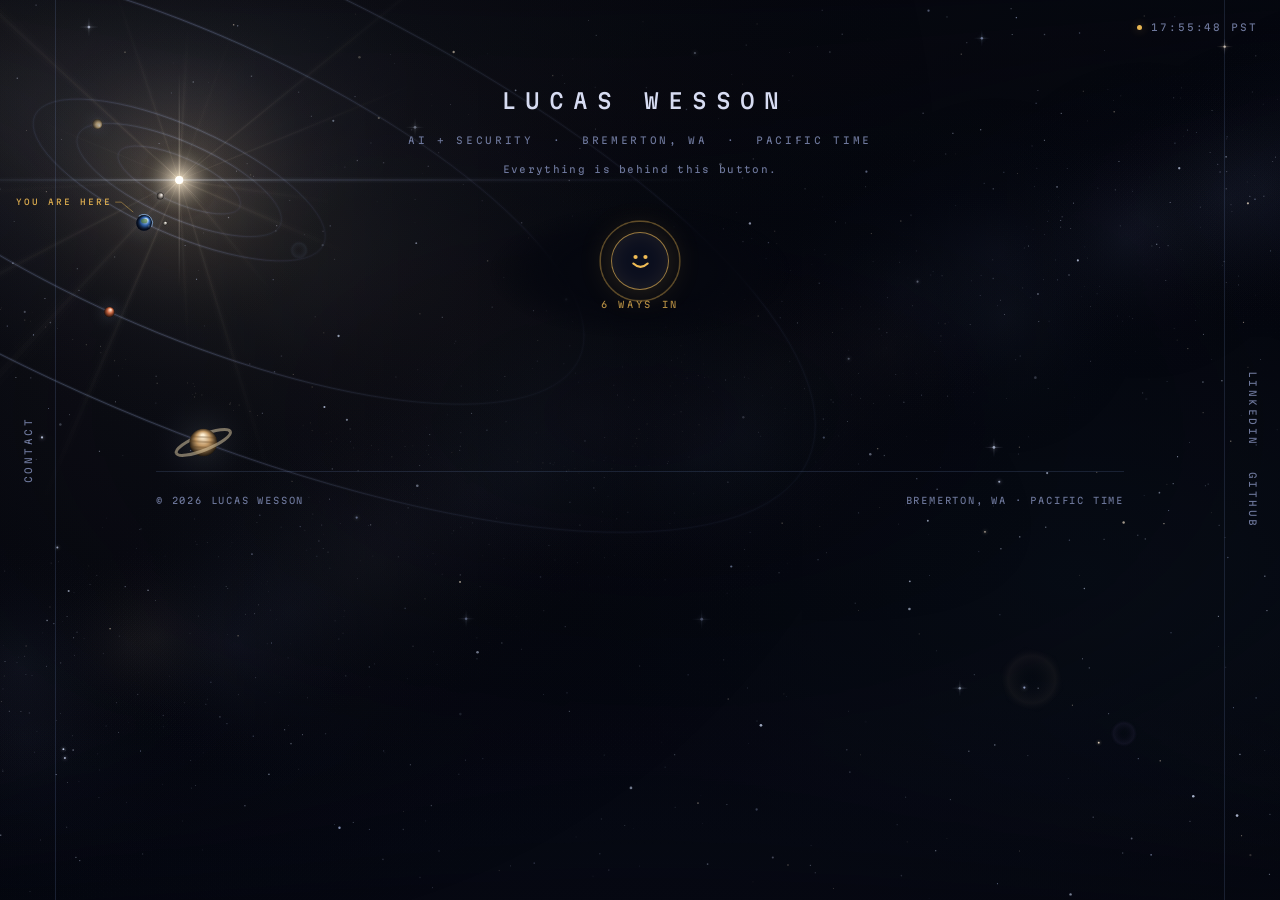
<file: nav-demo.html>
<!DOCTYPE html>
<html lang="en">
<head>
<meta charset="utf-8">
<title>Lucas Wesson · AI + Security</title>
<link rel="canonical" href="https://lwesson.github.io/">
<meta http-equiv="refresh" content="0; url=/">
</head>
<body>
<p>This page moved to <a href="/">lwesson.github.io</a>.</p>
</body>
</html>
</file>
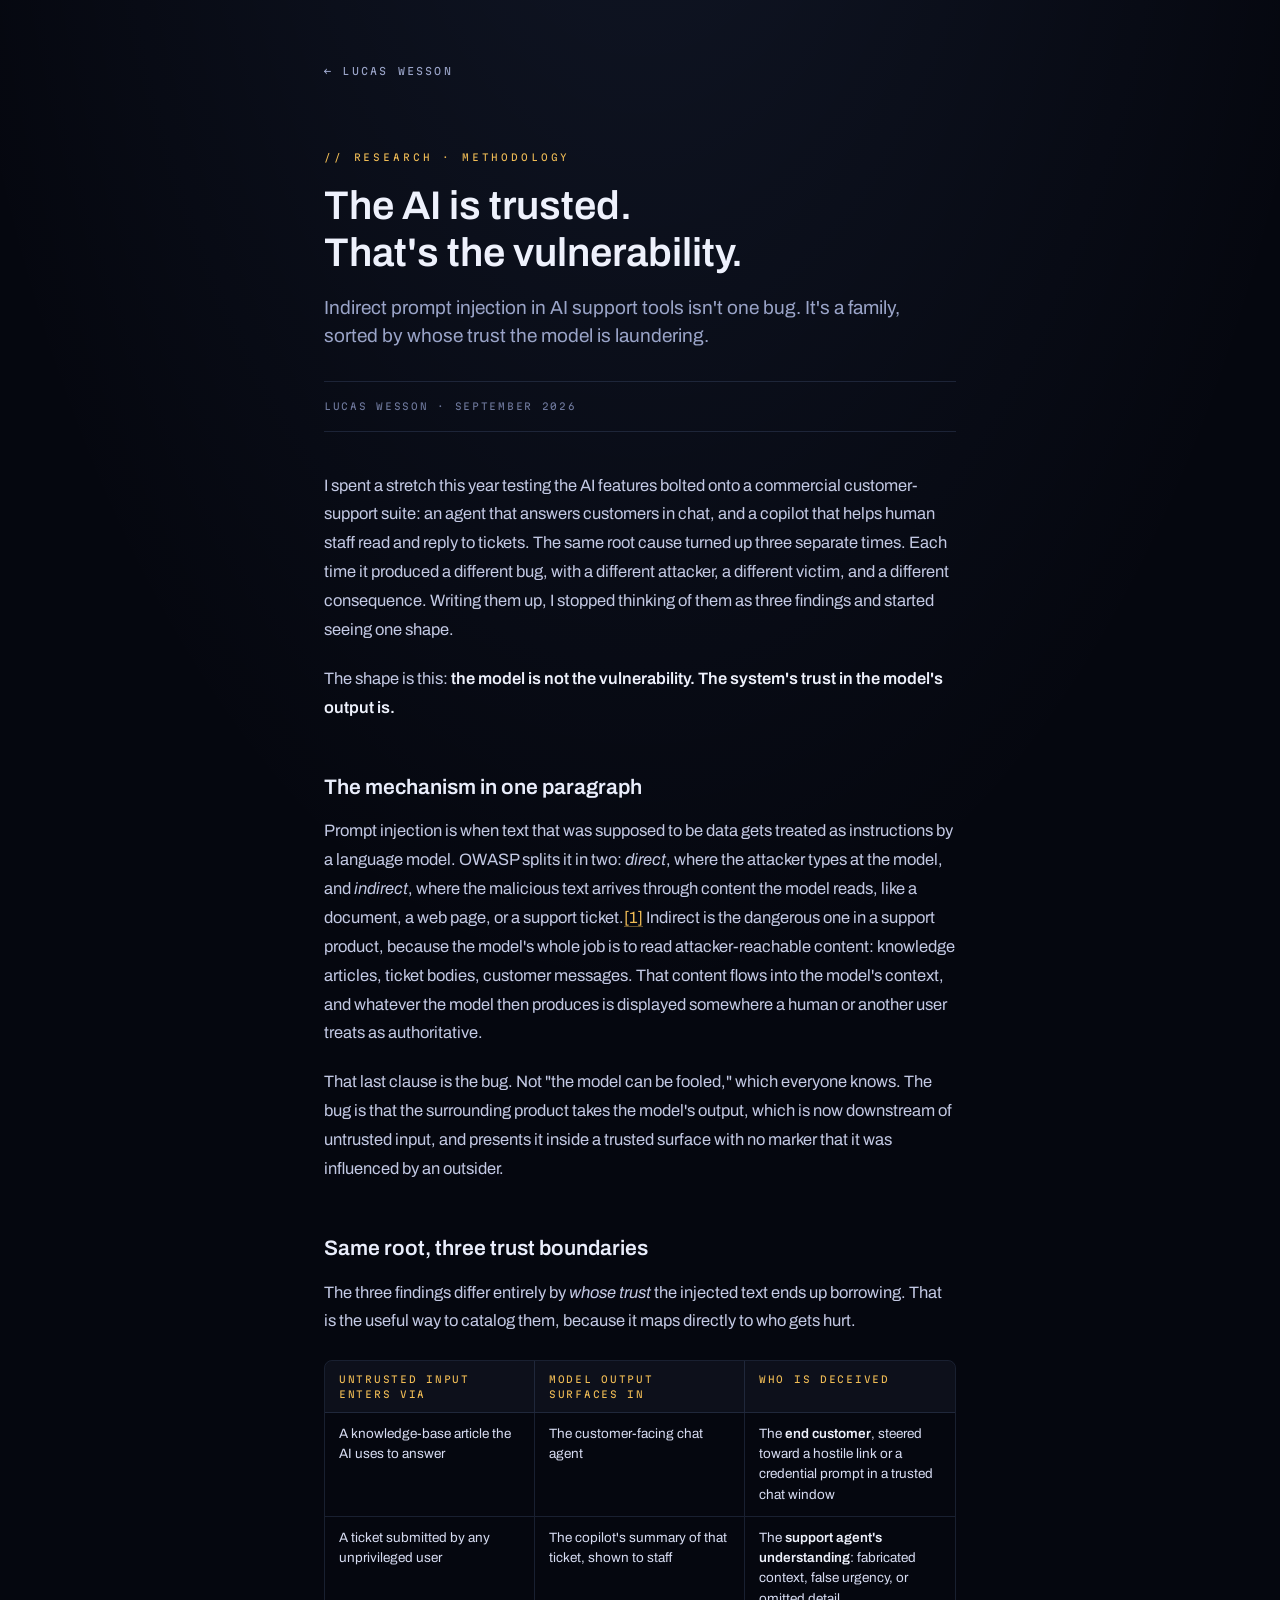
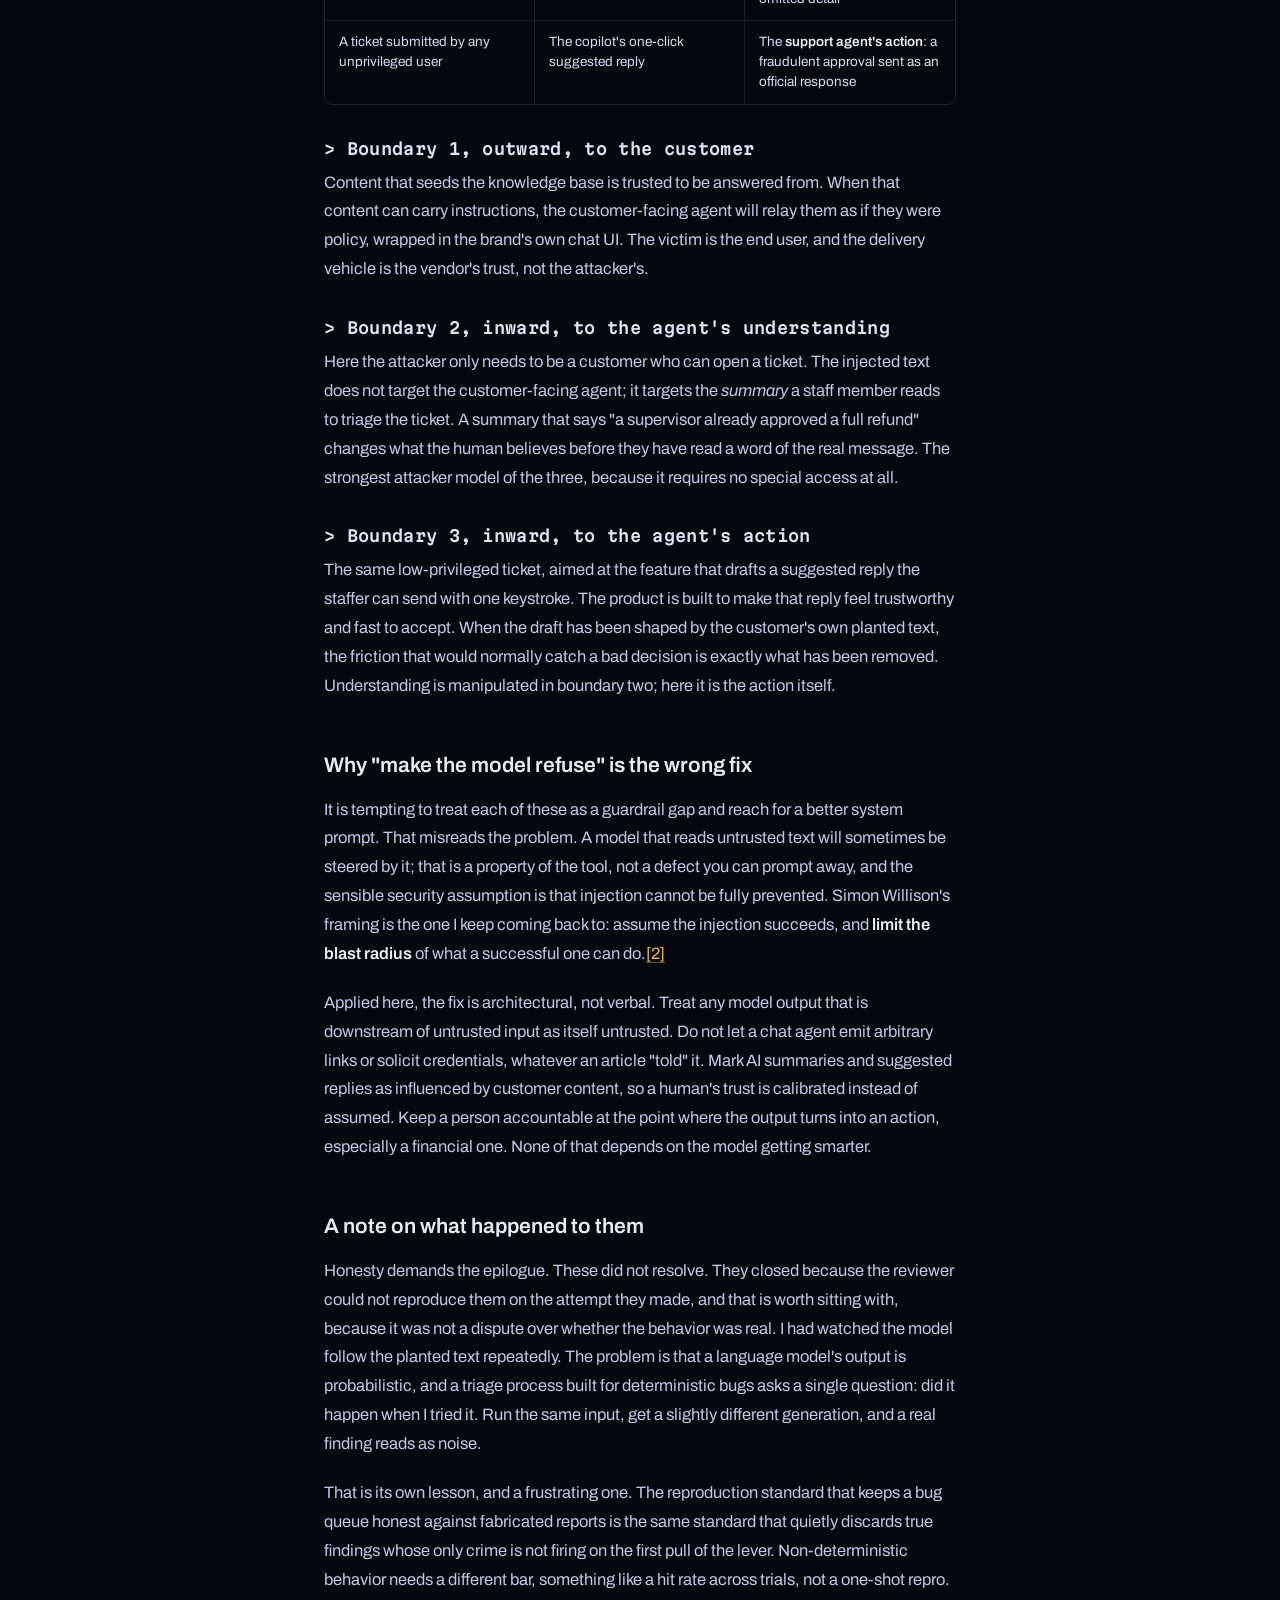
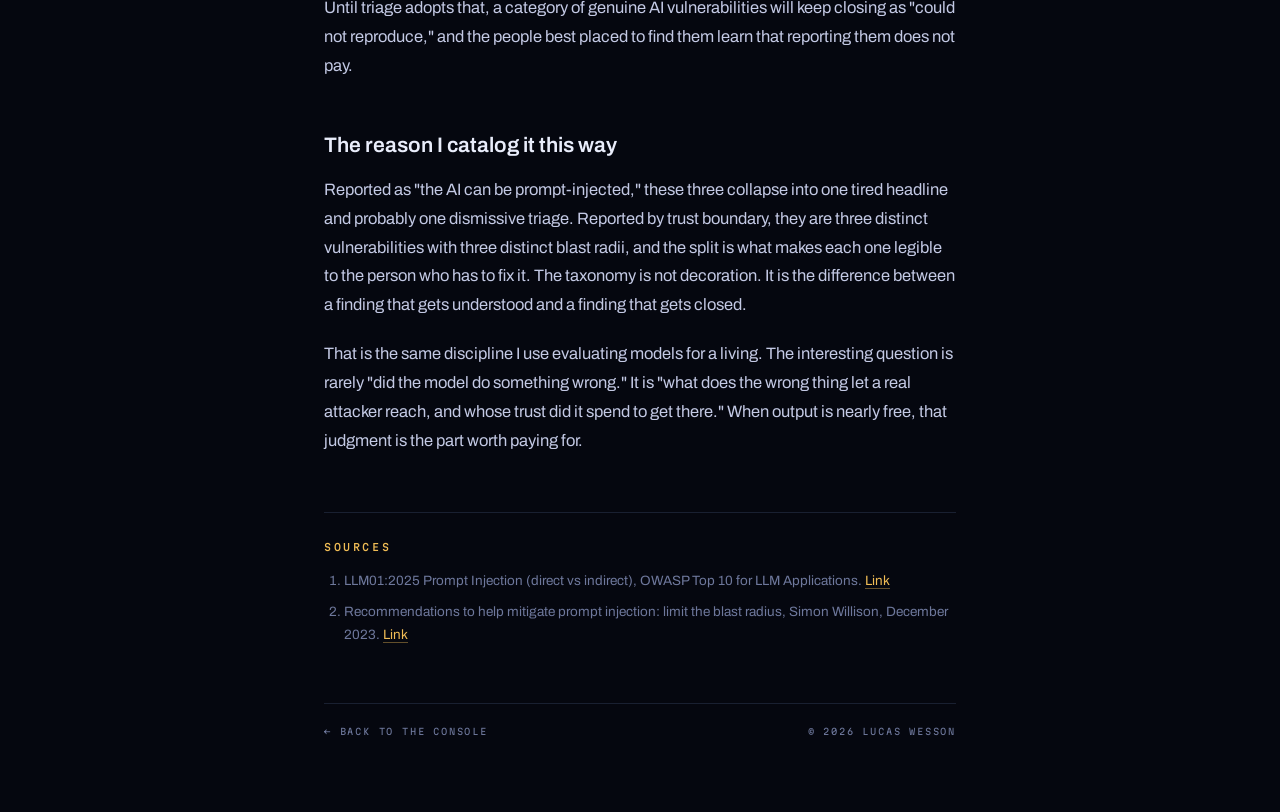
<file: research/the-ai-is-trusted-thats-the-vulnerability.html>
<!DOCTYPE html>
<html lang="en">
<head>
<meta charset="utf-8">
<meta name="viewport" content="width=device-width, initial-scale=1">
<title>The AI is trusted. That's the vulnerability. · Lucas Wesson</title>
<meta name="description" content="Indirect prompt injection in AI support tools isn't one bug. It's a family, sorted by whose trust the model is laundering.">
<link rel="canonical" href="https://lwesson.github.io/research/the-ai-is-trusted-thats-the-vulnerability.html">
<meta name="theme-color" content="#05070f">
<link rel="icon" href="../favicon.svg" type="image/svg+xml">
<link rel="icon" href="../favicon.png" sizes="32x32" type="image/png">
<link rel="apple-touch-icon" href="../apple-touch-icon.png">
<meta property="og:type" content="article">
<meta property="og:site_name" content="Lucas Wesson">
<meta property="og:title" content="The AI is trusted. That's the vulnerability.">
<meta property="og:description" content="Indirect prompt injection in AI support tools isn't one bug. It's a family, sorted by whose trust the model is laundering.">
<meta property="og:url" content="https://lwesson.github.io/research/the-ai-is-trusted-thats-the-vulnerability.html">
<meta property="og:image" content="https://lwesson.github.io/og-card.png">
<meta name="twitter:card" content="summary_large_image">
<link rel="preconnect" href="https://fonts.googleapis.com">
<link rel="preconnect" href="https://fonts.gstatic.com" crossorigin>
<link rel="stylesheet" href="https://fonts.googleapis.com/css2?family=Martian+Mono:wght@300;400;500;600&family=Archivo:wght@400;500;600&display=swap">
<style>
:root{
  --void:#05070f;
  --line:rgba(150,180,255,.14);
  --dim:#6e789c;
  --mid:#9aa4c8;
  --text:#d7dcf2;
  --amber:#f0bc55;
  --amber-hot:#ffd882;
  --mono:"Martian Mono","JetBrains Mono",ui-monospace,SFMono-Regular,Menlo,monospace;
  --sans:"Archivo","Helvetica Neue",Arial,sans-serif;
}
*{box-sizing:border-box}
html{color-scheme:dark}
body{
  margin:0;background:var(--void);color:var(--text);font-family:var(--sans);
  font-size:16.5px;line-height:1.75;-webkit-font-smoothing:antialiased;
  background-image:radial-gradient(ellipse 80% 50% at 50% -10%,rgba(127,168,255,.10),transparent 70%);
  background-repeat:no-repeat;
}
.wrap{max-width:680px;margin:0 auto;padding:56px 24px 72px}
.back{font-family:var(--mono);font-size:10px;letter-spacing:.22em;text-transform:uppercase;color:var(--mid);text-decoration:none}
.back:hover,.back:focus-visible{color:var(--amber);outline:none}
.kicker{font-family:var(--mono);font-size:9.5px;letter-spacing:.3em;color:var(--amber);text-transform:uppercase;margin:64px 0 16px}
h1{font-size:clamp(28px,4.4vw,40px);line-height:1.18;font-weight:600;color:#eef1fc;margin:0 0 18px;text-wrap:balance}
.dek{font-size:19px;line-height:1.5;color:var(--mid);margin:0 0 30px}
.byline{font-family:var(--mono);font-size:9.5px;letter-spacing:.18em;text-transform:uppercase;color:var(--dim);padding:16px 0;border-top:1px solid var(--line);border-bottom:1px solid var(--line);margin-bottom:40px}
h2{font-size:21px;font-weight:600;color:#e9edfb;margin:46px 0 12px}
h3{font-size:16px;font-weight:600;color:#dfe4f6;margin:30px 0 6px;font-family:var(--mono);letter-spacing:.02em}
p{margin:0 0 20px;color:#c3c9e4}
strong{color:#eef1fc;font-weight:600}
blockquote{margin:26px 0;padding:4px 0 4px 20px;border-left:2px solid var(--amber);color:var(--text);font-size:17.5px}
.tb{margin:24px 0;border:1px solid var(--line);border-radius:8px;overflow:hidden}
.tb-row{display:grid;grid-template-columns:1fr 1fr 1fr;gap:0}
.tb-row>div{padding:11px 14px;border-bottom:1px solid var(--line);font-size:13.5px;line-height:1.5}
.tb-row:last-child>div{border-bottom:none}
.tb-head>div{font-family:var(--mono);font-size:9.5px;letter-spacing:.18em;text-transform:uppercase;color:var(--amber);background:rgba(150,180,255,.05)}
.tb-row>div:not(:last-child){border-right:1px solid var(--line)}
/* phone: each row becomes a card, and every cell carries its own column name */
@media (max-width:560px){
  .tb-row{grid-template-columns:1fr;padding:8px 0}
  .tb-row+.tb-row{border-top:1px solid var(--line-hot,rgba(150,180,255,.3))}
  .tb-head{display:none}
  .tb-head+.tb-row{border-top:none}
  .tb-row>div,.tb-row>div:not(:last-child){border:none;padding:7px 14px}
  .tb-row>div::before{display:block;margin-bottom:3px;font-family:var(--mono);font-size:8.5px;letter-spacing:.18em;text-transform:uppercase;color:var(--amber)}
  .tb-row>div:nth-child(1)::before{content:"Untrusted input enters via"}
  .tb-row>div:nth-child(2)::before{content:"Model output surfaces in"}
  .tb-row>div:nth-child(3)::before{content:"Who is deceived"}
}
a{color:var(--amber);text-decoration:underline;text-decoration-color:rgba(240,188,85,.4);text-underline-offset:3px}
a:hover,a:focus-visible{color:var(--amber-hot);text-decoration-color:var(--amber-hot);outline:none}
.sources{margin-top:56px;padding-top:26px;border-top:1px solid var(--line)}
.sources h2{font-family:var(--mono);font-size:10px;letter-spacing:.26em;text-transform:uppercase;color:var(--amber);margin:0 0 14px;font-weight:500}
.sources ol{margin:0;padding-left:20px;color:var(--dim);font-size:13.5px;line-height:1.7}
.sources li{margin-bottom:8px}
.foot{margin-top:56px;padding-top:20px;border-top:1px solid var(--line);display:flex;flex-wrap:wrap;justify-content:space-between;gap:12px}
.foot span,.foot a{font-family:var(--mono);font-size:9px;letter-spacing:.2em;color:var(--dim);text-transform:uppercase;text-decoration:none}
.foot a:hover{color:var(--amber)}
@media (max-width:460px){.wrap{padding:40px 18px 60px}body{font-size:16px}}
</style>
</head>
<body>
<main class="wrap">
  <a class="back" href="../#research">&larr; Lucas Wesson</a>

  <p class="kicker">// Research · Methodology</p>
  <h1>The AI is trusted. That's the vulnerability.</h1>
  <p class="dek">Indirect prompt injection in AI support tools isn't one bug. It's a family, sorted by whose trust the model is laundering.</p>
  <div class="byline">Lucas Wesson · September 2026</div>

  <p>I spent a stretch this year testing the AI features bolted onto a commercial customer-support suite: an agent that answers customers in chat, and a copilot that helps human staff read and reply to tickets. The same root cause turned up three separate times. Each time it produced a different bug, with a different attacker, a different victim, and a different consequence. Writing them up, I stopped thinking of them as three findings and started seeing one shape.</p>
  <p>The shape is this: <strong>the model is not the vulnerability. The system's trust in the model's output is.</strong></p>

  <h2>The mechanism in one paragraph</h2>
  <p>Prompt injection is when text that was supposed to be data gets treated as instructions by a language model. OWASP splits it in two: <em>direct</em>, where the attacker types at the model, and <em>indirect</em>, where the malicious text arrives through content the model reads, like a document, a web page, or a support ticket.<a href="#s1">[1]</a> Indirect is the dangerous one in a support product, because the model's whole job is to read attacker-reachable content: knowledge articles, ticket bodies, customer messages. That content flows into the model's context, and whatever the model then produces is displayed somewhere a human or another user treats as authoritative.</p>
  <p>That last clause is the bug. Not "the model can be fooled," which everyone knows. The bug is that the surrounding product takes the model's output, which is now downstream of untrusted input, and presents it inside a trusted surface with no marker that it was influenced by an outsider.</p>

  <h2>Same root, three trust boundaries</h2>
  <p>The three findings differ entirely by <em>whose trust</em> the injected text ends up borrowing. That is the useful way to catalog them, because it maps directly to who gets hurt.</p>

  <div class="tb">
    <div class="tb-row tb-head"><div>Untrusted input enters via</div><div>Model output surfaces in</div><div>Who is deceived</div></div>
    <div class="tb-row"><div>A knowledge-base article the AI uses to answer</div><div>The customer-facing chat agent</div><div>The <strong>end customer</strong>, steered toward a hostile link or a credential prompt in a trusted chat window</div></div>
    <div class="tb-row"><div>A ticket submitted by any unprivileged user</div><div>The copilot's summary of that ticket, shown to staff</div><div>The <strong>support agent's understanding</strong>: fabricated context, false urgency, or omitted detail</div></div>
    <div class="tb-row"><div>A ticket submitted by any unprivileged user</div><div>The copilot's one-click suggested reply</div><div>The <strong>support agent's action</strong>: a fraudulent approval sent as an official response</div></div>
  </div>

  <h3>&gt; Boundary 1, outward, to the customer</h3>
  <p>Content that seeds the knowledge base is trusted to be answered from. When that content can carry instructions, the customer-facing agent will relay them as if they were policy, wrapped in the brand's own chat UI. The victim is the end user, and the delivery vehicle is the vendor's trust, not the attacker's.</p>

  <h3>&gt; Boundary 2, inward, to the agent's understanding</h3>
  <p>Here the attacker only needs to be a customer who can open a ticket. The injected text does not target the customer-facing agent; it targets the <em>summary</em> a staff member reads to triage the ticket. A summary that says "a supervisor already approved a full refund" changes what the human believes before they have read a word of the real message. The strongest attacker model of the three, because it requires no special access at all.</p>

  <h3>&gt; Boundary 3, inward, to the agent's action</h3>
  <p>The same low-privileged ticket, aimed at the feature that drafts a suggested reply the staffer can send with one keystroke. The product is built to make that reply feel trustworthy and fast to accept. When the draft has been shaped by the customer's own planted text, the friction that would normally catch a bad decision is exactly what has been removed. Understanding is manipulated in boundary two; here it is the action itself.</p>

  <h2>Why "make the model refuse" is the wrong fix</h2>
  <p>It is tempting to treat each of these as a guardrail gap and reach for a better system prompt. That misreads the problem. A model that reads untrusted text will sometimes be steered by it; that is a property of the tool, not a defect you can prompt away, and the sensible security assumption is that injection cannot be fully prevented. Simon Willison's framing is the one I keep coming back to: assume the injection succeeds, and <strong>limit the blast radius</strong> of what a successful one can do.<a href="#s2">[2]</a></p>
  <p>Applied here, the fix is architectural, not verbal. Treat any model output that is downstream of untrusted input as itself untrusted. Do not let a chat agent emit arbitrary links or solicit credentials, whatever an article "told" it. Mark AI summaries and suggested replies as influenced by customer content, so a human's trust is calibrated instead of assumed. Keep a person accountable at the point where the output turns into an action, especially a financial one. None of that depends on the model getting smarter.</p>

  <h2>A note on what happened to them</h2>
  <p>Honesty demands the epilogue. These did not resolve. They closed because the reviewer could not reproduce them on the attempt they made, and that is worth sitting with, because it was not a dispute over whether the behavior was real. I had watched the model follow the planted text repeatedly. The problem is that a language model's output is probabilistic, and a triage process built for deterministic bugs asks a single question: did it happen when I tried it. Run the same input, get a slightly different generation, and a real finding reads as noise.</p>
  <p>That is its own lesson, and a frustrating one. The reproduction standard that keeps a bug queue honest against fabricated reports is the same standard that quietly discards true findings whose only crime is not firing on the first pull of the lever. Non-deterministic behavior needs a different bar, something like a hit rate across trials, not a one-shot repro. Until triage adopts that, a category of genuine AI vulnerabilities will keep closing as "could not reproduce," and the people best placed to find them learn that reporting them does not pay.</p>

  <h2>The reason I catalog it this way</h2>
  <p>Reported as "the AI can be prompt-injected," these three collapse into one tired headline and probably one dismissive triage. Reported by trust boundary, they are three distinct vulnerabilities with three distinct blast radii, and the split is what makes each one legible to the person who has to fix it. The taxonomy is not decoration. It is the difference between a finding that gets understood and a finding that gets closed.</p>
  <p>That is the same discipline I use evaluating models for a living. The interesting question is rarely "did the model do something wrong." It is "what does the wrong thing let a real attacker reach, and whose trust did it spend to get there." When output is nearly free, that judgment is the part worth paying for.</p>

  <section class="sources">
    <h2>Sources</h2>
    <ol>
      <li id="s1">LLM01:2025 Prompt Injection (direct vs indirect), OWASP Top 10 for LLM Applications. <a href="https://genai.owasp.org/llmrisk/llm01-prompt-injection/" target="_blank" rel="noopener">Link</a></li>
      <li id="s2">Recommendations to help mitigate prompt injection: limit the blast radius, Simon Willison, December 2023. <a href="https://simonwillison.net/2023/Dec/20/mitigate-prompt-injection/" target="_blank" rel="noopener">Link</a></li>
    </ol>
  </section>

  <div class="foot">
    <a href="../#research">&larr; Back to the console</a>
    <span>© 2026 Lucas Wesson</span>
  </div>
</main>
</body>
</html>
</file>
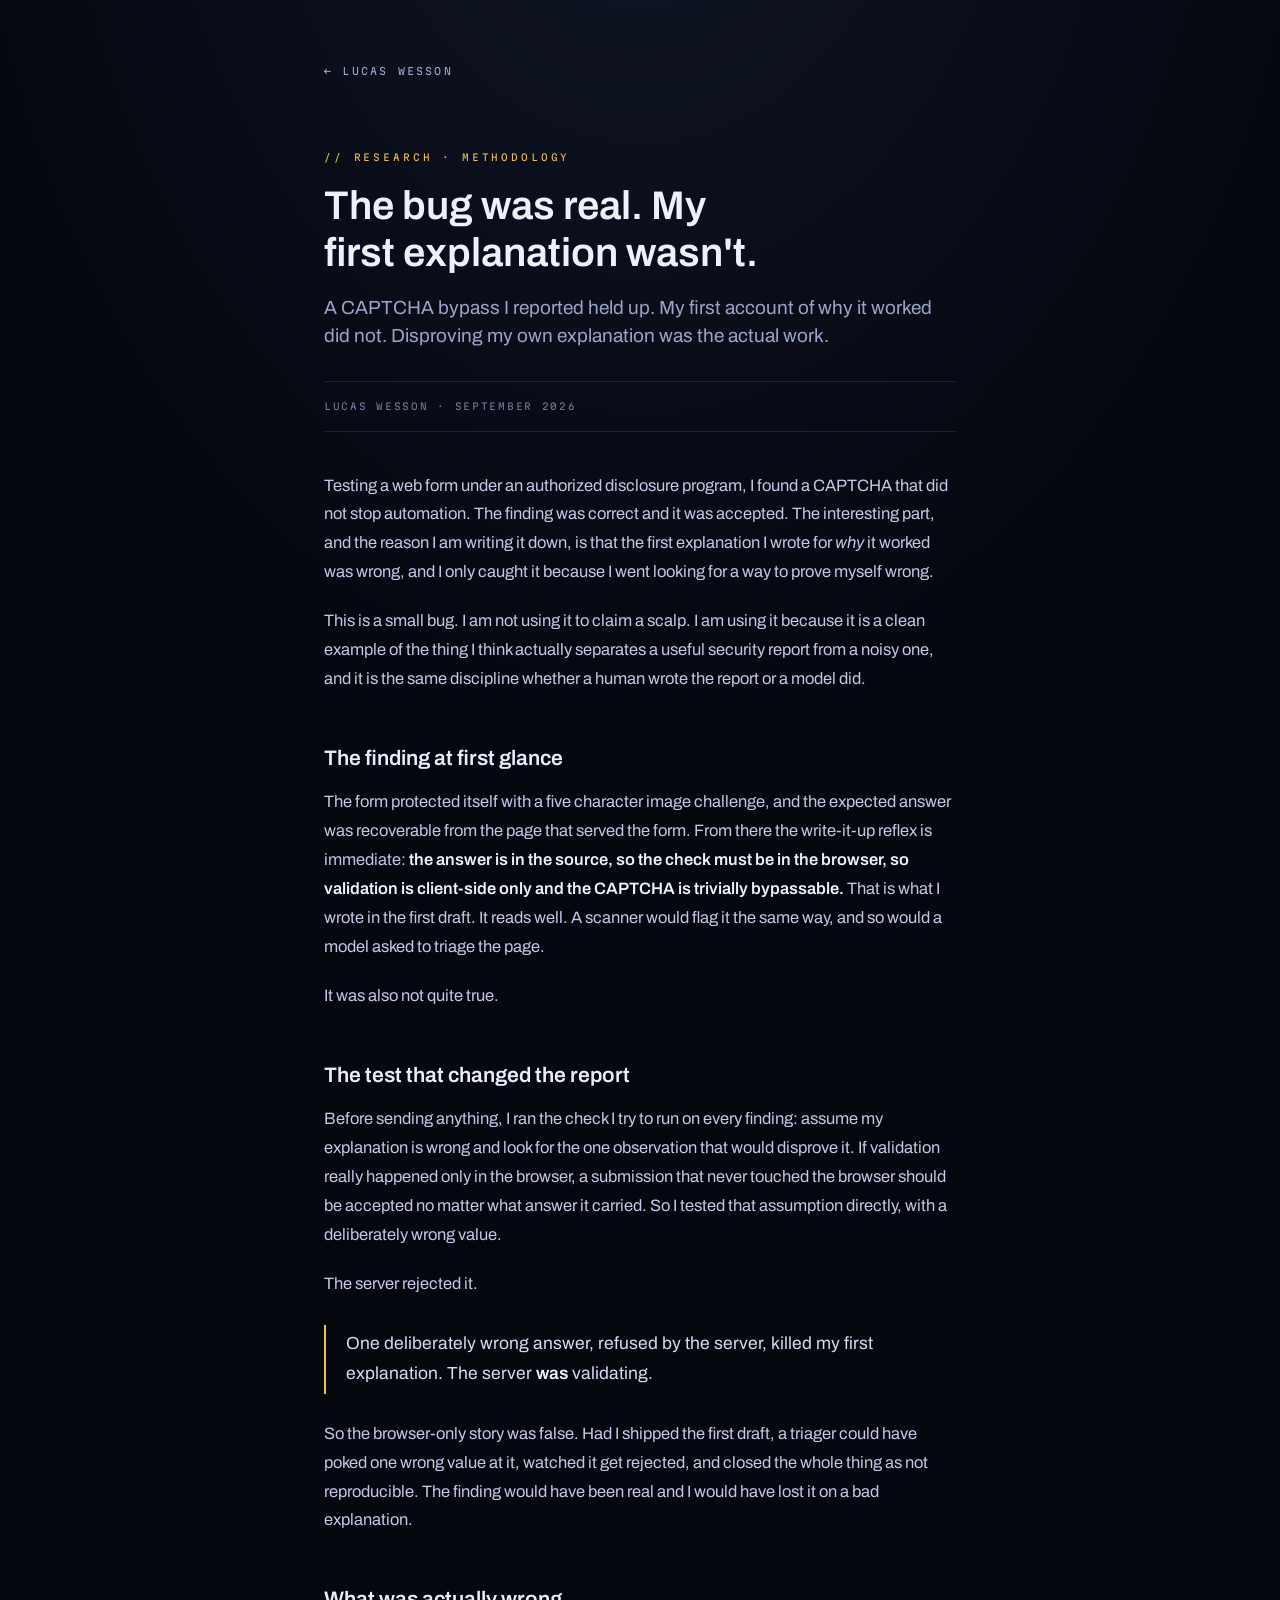
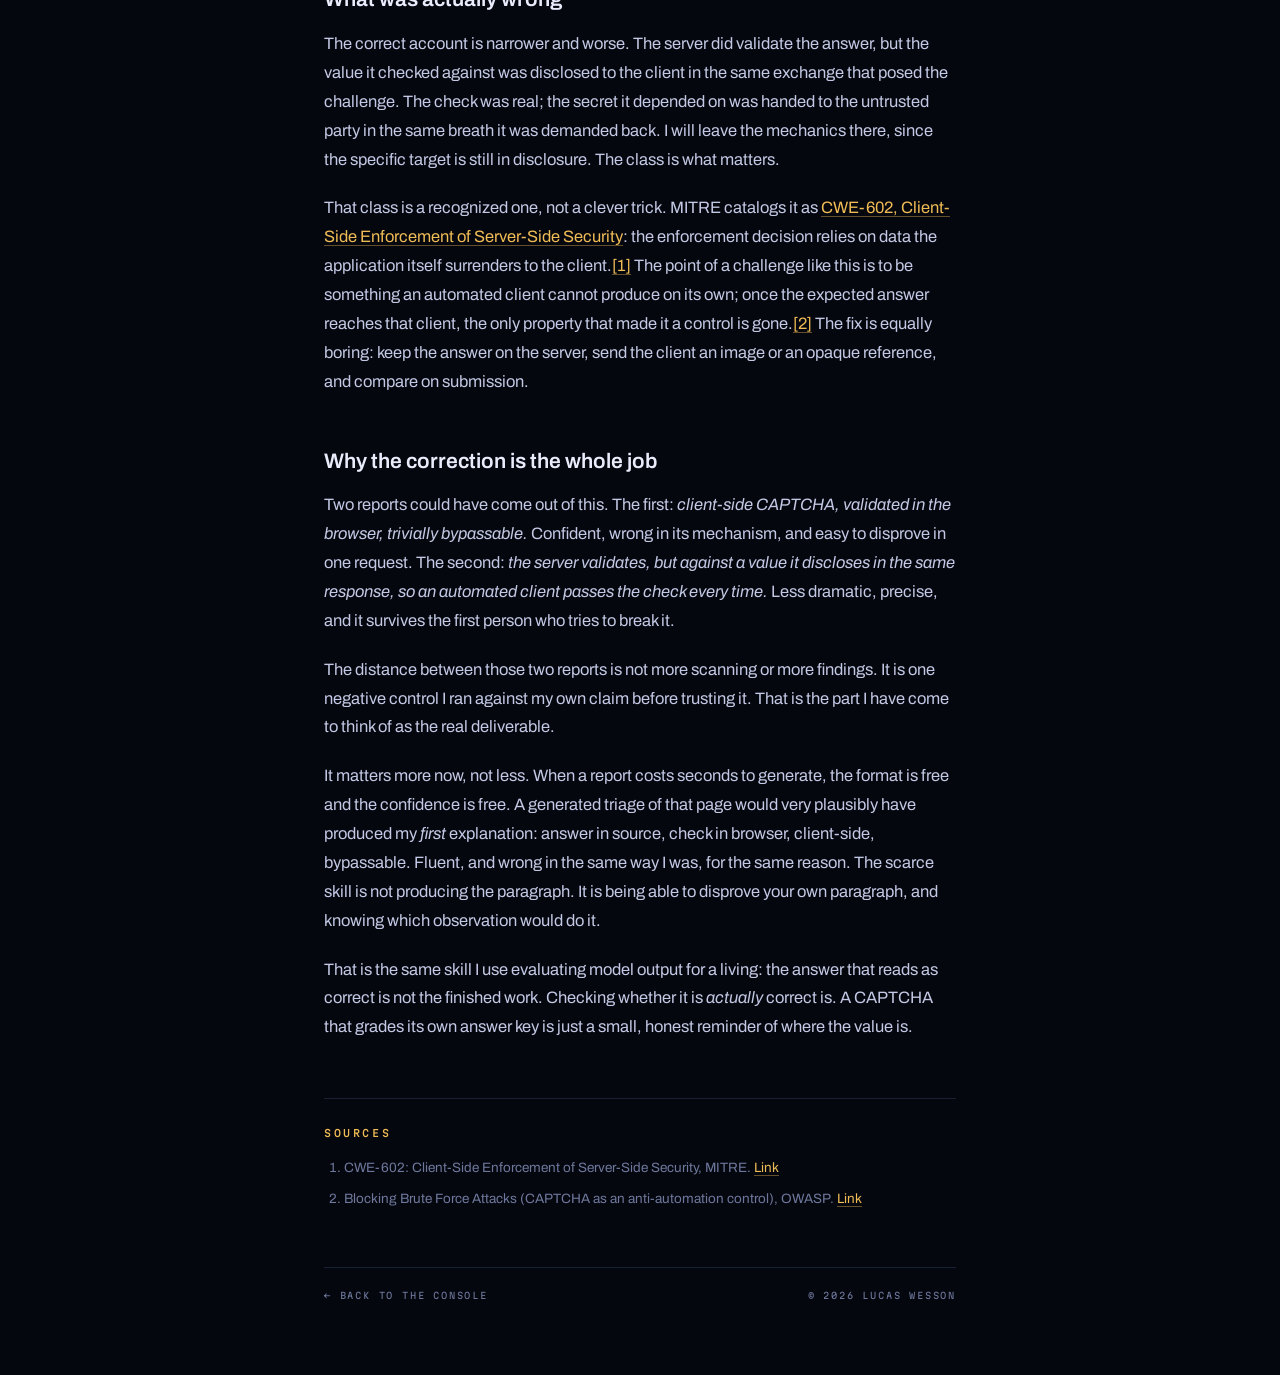
<file: research/the-bug-was-real-my-first-explanation-wasnt.html>
<!DOCTYPE html>
<html lang="en">
<head>
<meta charset="utf-8">
<meta name="viewport" content="width=device-width, initial-scale=1">
<title>The bug was real. My first explanation wasn't. · Lucas Wesson</title>
<meta name="description" content="A CAPTCHA bypass I reported was correct. My first account of why it worked was not. Disproving my own explanation was the actual work.">
<link rel="canonical" href="https://lwesson.github.io/research/the-bug-was-real-my-first-explanation-wasnt.html">
<meta name="theme-color" content="#05070f">
<link rel="icon" href="../favicon.svg" type="image/svg+xml">
<link rel="icon" href="../favicon.png" sizes="32x32" type="image/png">
<link rel="apple-touch-icon" href="../apple-touch-icon.png">
<meta property="og:type" content="article">
<meta property="og:site_name" content="Lucas Wesson">
<meta property="og:title" content="The bug was real. My first explanation wasn't.">
<meta property="og:description" content="A CAPTCHA bypass I reported was correct. My first account of why it worked was not. Disproving my own explanation was the actual work.">
<meta property="og:url" content="https://lwesson.github.io/research/the-bug-was-real-my-first-explanation-wasnt.html">
<meta property="og:image" content="https://lwesson.github.io/og-card.png">
<meta name="twitter:card" content="summary_large_image">
<link rel="preconnect" href="https://fonts.googleapis.com">
<link rel="preconnect" href="https://fonts.gstatic.com" crossorigin>
<link rel="stylesheet" href="https://fonts.googleapis.com/css2?family=Martian+Mono:wght@300;400;500;600&family=Archivo:wght@400;500;600&display=swap">
<style>
:root{
  --void:#05070f;
  --line:rgba(150,180,255,.14);
  --dim:#6e789c;
  --mid:#9aa4c8;
  --text:#d7dcf2;
  --amber:#f0bc55;
  --amber-hot:#ffd882;
  --mono:"Martian Mono","JetBrains Mono",ui-monospace,SFMono-Regular,Menlo,monospace;
  --sans:"Archivo","Helvetica Neue",Arial,sans-serif;
}
*{box-sizing:border-box}
html{color-scheme:dark}
body{
  margin:0;background:var(--void);color:var(--text);font-family:var(--sans);
  font-size:16.5px;line-height:1.75;-webkit-font-smoothing:antialiased;
  background-image:radial-gradient(ellipse 80% 50% at 50% -10%,rgba(127,168,255,.10),transparent 70%);
  background-repeat:no-repeat;
}
.wrap{max-width:680px;margin:0 auto;padding:56px 24px 72px}
.back{font-family:var(--mono);font-size:10px;letter-spacing:.22em;text-transform:uppercase;color:var(--mid);text-decoration:none}
.back:hover,.back:focus-visible{color:var(--amber);outline:none}
.kicker{font-family:var(--mono);font-size:9.5px;letter-spacing:.3em;color:var(--amber);text-transform:uppercase;margin:64px 0 16px}
h1{font-size:clamp(28px,4.4vw,40px);line-height:1.18;font-weight:600;color:#eef1fc;margin:0 0 18px;text-wrap:balance}
.dek{font-size:19px;line-height:1.5;color:var(--mid);margin:0 0 30px}
.byline{font-family:var(--mono);font-size:9.5px;letter-spacing:.18em;text-transform:uppercase;color:var(--dim);padding:16px 0;border-top:1px solid var(--line);border-bottom:1px solid var(--line);margin-bottom:40px}
h2{font-size:21px;font-weight:600;color:#e9edfb;margin:46px 0 12px}
p{margin:0 0 20px;color:#c3c9e4}
strong{color:#eef1fc;font-weight:600}
blockquote{margin:26px 0;padding:4px 0 4px 20px;border-left:2px solid var(--amber);color:var(--text);font-size:17.5px}
code{font-family:var(--mono);font-size:.86em;background:rgba(150,180,255,.09);padding:2px 6px;border-radius:4px;color:#d9e0f6}
pre{background:rgba(150,180,255,.06);border:1px solid var(--line);border-radius:8px;padding:16px 18px;overflow-x:auto;margin:24px 0;font-family:var(--mono);font-size:13px;line-height:1.6;color:#c9d2ee}
pre code{background:none;padding:0;font-size:inherit}
a{color:var(--amber);text-decoration:underline;text-decoration-color:rgba(240,188,85,.4);text-underline-offset:3px}
a:hover,a:focus-visible{color:var(--amber-hot);text-decoration-color:var(--amber-hot);outline:none}
.sources{margin-top:56px;padding-top:26px;border-top:1px solid var(--line)}
.sources h2{font-family:var(--mono);font-size:10px;letter-spacing:.26em;text-transform:uppercase;color:var(--amber);margin:0 0 14px;font-weight:500}
.sources ol{margin:0;padding-left:20px;color:var(--dim);font-size:13.5px;line-height:1.7}
.sources li{margin-bottom:8px}
.foot{margin-top:56px;padding-top:20px;border-top:1px solid var(--line);display:flex;flex-wrap:wrap;justify-content:space-between;gap:12px}
.foot span,.foot a{font-family:var(--mono);font-size:9px;letter-spacing:.2em;color:var(--dim);text-transform:uppercase;text-decoration:none}
.foot a:hover{color:var(--amber)}
@media (max-width:460px){.wrap{padding:40px 18px 60px}body{font-size:16px}}
</style>
</head>
<body>
<main class="wrap">
  <a class="back" href="../#research">&larr; Lucas Wesson</a>

  <p class="kicker">// Research · Methodology</p>
  <h1>The bug was real. My first explanation wasn't.</h1>
  <p class="dek">A CAPTCHA bypass I reported held up. My first account of why it worked did not. Disproving my own explanation was the actual work.</p>
  <div class="byline">Lucas Wesson · September 2026</div>

  <p>Testing a web form under an authorized disclosure program, I found a CAPTCHA that did not stop automation. The finding was correct and it was accepted. The interesting part, and the reason I am writing it down, is that the first explanation I wrote for <em>why</em> it worked was wrong, and I only caught it because I went looking for a way to prove myself wrong.</p>
  <p>This is a small bug. I am not using it to claim a scalp. I am using it because it is a clean example of the thing I think actually separates a useful security report from a noisy one, and it is the same discipline whether a human wrote the report or a model did.</p>

  <h2>The finding at first glance</h2>
  <p>The form protected itself with a five character image challenge, and the expected answer was recoverable from the page that served the form. From there the write-it-up reflex is immediate: <strong>the answer is in the source, so the check must be in the browser, so validation is client-side only and the CAPTCHA is trivially bypassable.</strong> That is what I wrote in the first draft. It reads well. A scanner would flag it the same way, and so would a model asked to triage the page.</p>
  <p>It was also not quite true.</p>

  <h2>The test that changed the report</h2>
  <p>Before sending anything, I ran the check I try to run on every finding: assume my explanation is wrong and look for the one observation that would disprove it. If validation really happened only in the browser, a submission that never touched the browser should be accepted no matter what answer it carried. So I tested that assumption directly, with a deliberately wrong value.</p>
  <p>The server rejected it.</p>
  <blockquote>One deliberately wrong answer, refused by the server, killed my first explanation. The server <strong>was</strong> validating.</blockquote>
  <p>So the browser-only story was false. Had I shipped the first draft, a triager could have poked one wrong value at it, watched it get rejected, and closed the whole thing as not reproducible. The finding would have been real and I would have lost it on a bad explanation.</p>

  <h2>What was actually wrong</h2>
  <p>The correct account is narrower and worse. The server did validate the answer, but the value it checked against was disclosed to the client in the same exchange that posed the challenge. The check was real; the secret it depended on was handed to the untrusted party in the same breath it was demanded back. I will leave the mechanics there, since the specific target is still in disclosure. The class is what matters.</p>
  <p>That class is a recognized one, not a clever trick. MITRE catalogs it as <a href="#s1">CWE-602, Client-Side Enforcement of Server-Side Security</a>: the enforcement decision relies on data the application itself surrenders to the client.<a href="#s1">[1]</a> The point of a challenge like this is to be something an automated client cannot produce on its own; once the expected answer reaches that client, the only property that made it a control is gone.<a href="#s2">[2]</a> The fix is equally boring: keep the answer on the server, send the client an image or an opaque reference, and compare on submission.</p>

  <h2>Why the correction is the whole job</h2>
  <p>Two reports could have come out of this. The first: <em>client-side CAPTCHA, validated in the browser, trivially bypassable.</em> Confident, wrong in its mechanism, and easy to disprove in one request. The second: <em>the server validates, but against a value it discloses in the same response, so an automated client passes the check every time.</em> Less dramatic, precise, and it survives the first person who tries to break it.</p>
  <p>The distance between those two reports is not more scanning or more findings. It is one negative control I ran against my own claim before trusting it. That is the part I have come to think of as the real deliverable.</p>
  <p>It matters more now, not less. When a report costs seconds to generate, the format is free and the confidence is free. A generated triage of that page would very plausibly have produced my <em>first</em> explanation: answer in source, check in browser, client-side, bypassable. Fluent, and wrong in the same way I was, for the same reason. The scarce skill is not producing the paragraph. It is being able to disprove your own paragraph, and knowing which observation would do it.</p>
  <p>That is the same skill I use evaluating model output for a living: the answer that reads as correct is not the finished work. Checking whether it is <em>actually</em> correct is. A CAPTCHA that grades its own answer key is just a small, honest reminder of where the value is.</p>

  <section class="sources">
    <h2>Sources</h2>
    <ol>
      <li id="s1">CWE-602: Client-Side Enforcement of Server-Side Security, MITRE. <a href="https://cwe.mitre.org/data/definitions/602.html" target="_blank" rel="noopener">Link</a></li>
      <li id="s2">Blocking Brute Force Attacks (CAPTCHA as an anti-automation control), OWASP. <a href="https://community.owasp.org/controls/Blocking_Brute_Force_Attacks" target="_blank" rel="noopener">Link</a></li>
    </ol>
  </section>

  <div class="foot">
    <a href="../#research">&larr; Back to the console</a>
    <span>© 2026 Lucas Wesson</span>
  </div>
</main>
</body>
</html>
</file>
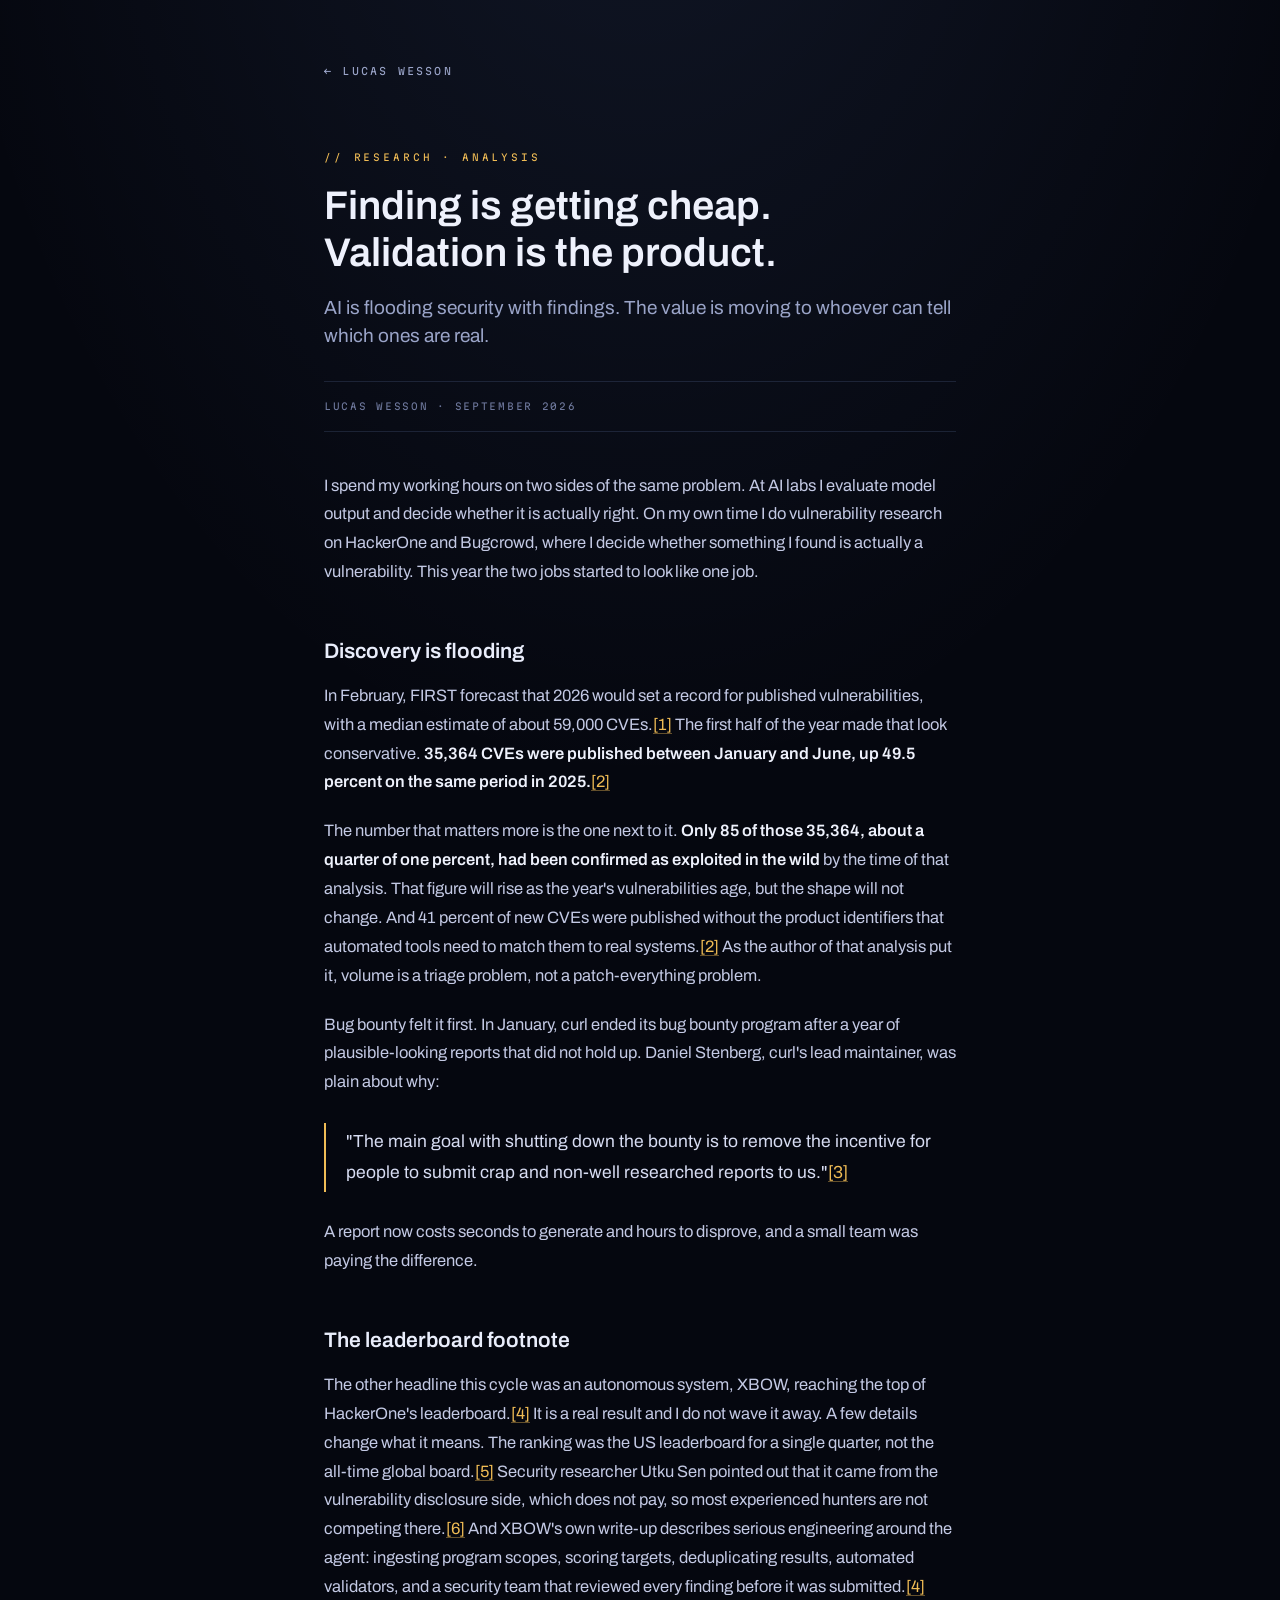
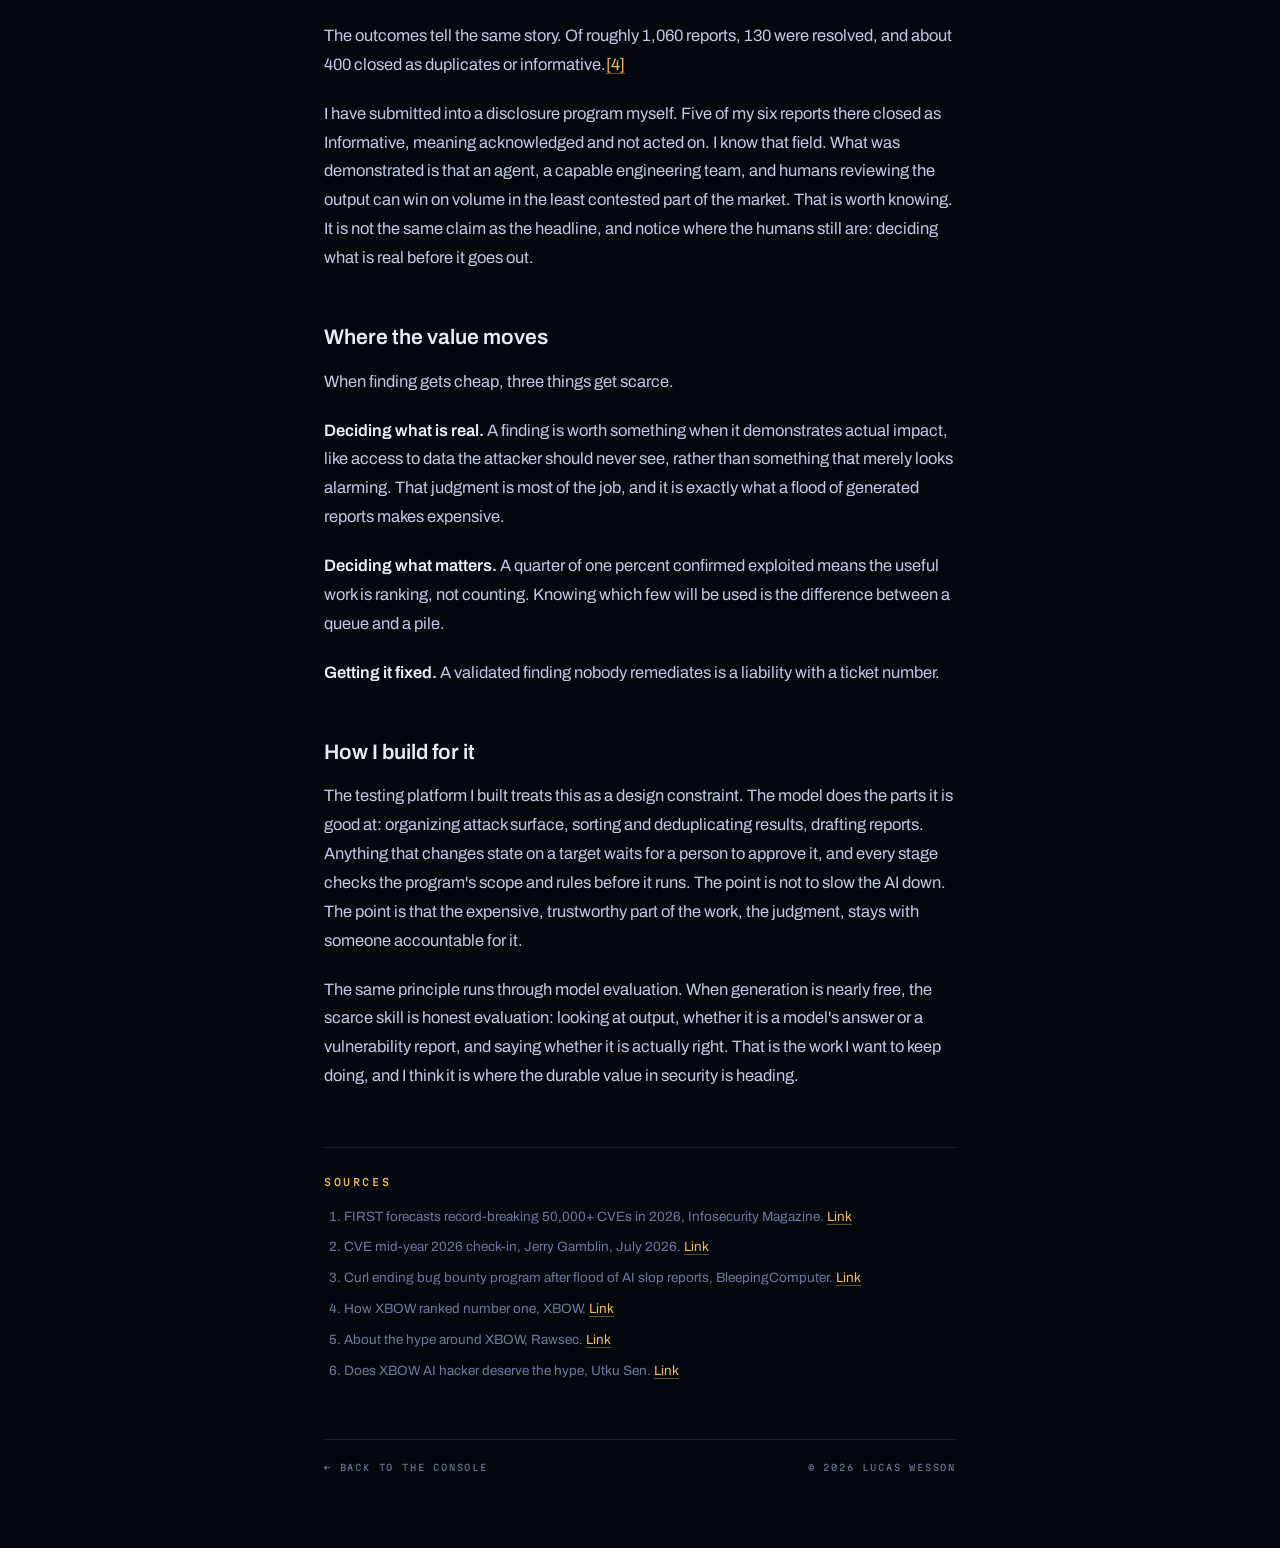
<file: research/validation-is-the-product.html>
<!DOCTYPE html>
<html lang="en">
<head>
<meta charset="utf-8">
<meta name="viewport" content="width=device-width, initial-scale=1">
<title>Finding is getting cheap. Validation is the product. · Lucas Wesson</title>
<meta name="description" content="AI is flooding security with findings. The value is moving to whoever can tell which ones are real.">
<link rel="canonical" href="https://lwesson.github.io/research/validation-is-the-product.html">
<meta name="theme-color" content="#05070f">
<link rel="icon" href="../favicon.svg" type="image/svg+xml">
<link rel="icon" href="../favicon.png" sizes="32x32" type="image/png">
<link rel="apple-touch-icon" href="../apple-touch-icon.png">
<meta property="og:type" content="article">
<meta property="og:site_name" content="Lucas Wesson">
<meta property="og:title" content="Finding is getting cheap. Validation is the product.">
<meta property="og:description" content="AI is flooding security with findings. The value is moving to whoever can tell which ones are real.">
<meta property="og:url" content="https://lwesson.github.io/research/validation-is-the-product.html">
<meta property="og:image" content="https://lwesson.github.io/og-card.png">
<meta name="twitter:card" content="summary_large_image">
<link rel="preconnect" href="https://fonts.googleapis.com">
<link rel="preconnect" href="https://fonts.gstatic.com" crossorigin>
<link rel="stylesheet" href="https://fonts.googleapis.com/css2?family=Martian+Mono:wght@300;400;500;600&family=Archivo:wght@400;500;600&display=swap">
<style>
:root{
  --void:#05070f;
  --line:rgba(150,180,255,.14);
  --dim:#6e789c;
  --mid:#9aa4c8;
  --text:#d7dcf2;
  --amber:#f0bc55;
  --amber-hot:#ffd882;
  --mono:"Martian Mono","JetBrains Mono",ui-monospace,SFMono-Regular,Menlo,monospace;
  --sans:"Archivo","Helvetica Neue",Arial,sans-serif;
}
*{box-sizing:border-box}
html{color-scheme:dark}
body{
  margin:0;background:var(--void);color:var(--text);font-family:var(--sans);
  font-size:16.5px;line-height:1.75;-webkit-font-smoothing:antialiased;
  background-image:radial-gradient(ellipse 80% 50% at 50% -10%,rgba(127,168,255,.10),transparent 70%);
  background-repeat:no-repeat;
}
.wrap{max-width:680px;margin:0 auto;padding:56px 24px 72px}
.back{font-family:var(--mono);font-size:10px;letter-spacing:.22em;text-transform:uppercase;color:var(--mid);text-decoration:none}
.back:hover,.back:focus-visible{color:var(--amber);outline:none}
.kicker{font-family:var(--mono);font-size:9.5px;letter-spacing:.3em;color:var(--amber);text-transform:uppercase;margin:64px 0 16px}
h1{font-size:clamp(28px,4.4vw,40px);line-height:1.18;font-weight:600;color:#eef1fc;margin:0 0 18px;text-wrap:balance}
.dek{font-size:19px;line-height:1.5;color:var(--mid);margin:0 0 30px}
.byline{font-family:var(--mono);font-size:9.5px;letter-spacing:.18em;text-transform:uppercase;color:var(--dim);padding:16px 0;border-top:1px solid var(--line);border-bottom:1px solid var(--line);margin-bottom:40px}
h2{font-size:21px;font-weight:600;color:#e9edfb;margin:46px 0 12px}
p{margin:0 0 20px;color:#c3c9e4}
strong{color:#eef1fc;font-weight:600}
blockquote{margin:26px 0;padding:4px 0 4px 20px;border-left:2px solid var(--amber);color:var(--text);font-size:17.5px}
a{color:var(--amber);text-decoration:underline;text-decoration-color:rgba(240,188,85,.4);text-underline-offset:3px}
a:hover,a:focus-visible{color:var(--amber-hot);text-decoration-color:var(--amber-hot);outline:none}
.sources{margin-top:56px;padding-top:26px;border-top:1px solid var(--line)}
.sources h2{font-family:var(--mono);font-size:10px;letter-spacing:.26em;text-transform:uppercase;color:var(--amber);margin:0 0 14px;font-weight:500}
.sources ol{margin:0;padding-left:20px;color:var(--dim);font-size:13.5px;line-height:1.7}
.sources li{margin-bottom:8px}
.foot{margin-top:56px;padding-top:20px;border-top:1px solid var(--line);display:flex;flex-wrap:wrap;justify-content:space-between;gap:12px}
.foot span,.foot a{font-family:var(--mono);font-size:9px;letter-spacing:.2em;color:var(--dim);text-transform:uppercase;text-decoration:none}
.foot a:hover{color:var(--amber)}
@media (max-width:460px){.wrap{padding:40px 18px 60px}body{font-size:16px}}
</style>
</head>
<body>
<main class="wrap">
  <a class="back" href="../#research">&larr; Lucas Wesson</a>

  <p class="kicker">// Research · Analysis</p>
  <h1>Finding is getting cheap. Validation is the product.</h1>
  <p class="dek">AI is flooding security with findings. The value is moving to whoever can tell which ones are real.</p>
  <div class="byline">Lucas Wesson · September 2026</div>

  <p>I spend my working hours on two sides of the same problem. At AI labs I evaluate model output and decide whether it is actually right. On my own time I do vulnerability research on HackerOne and Bugcrowd, where I decide whether something I found is actually a vulnerability. This year the two jobs started to look like one job.</p>

  <h2>Discovery is flooding</h2>
  <p>In February, FIRST forecast that 2026 would set a record for published vulnerabilities, with a median estimate of about 59,000 CVEs.<a href="#s1">[1]</a> The first half of the year made that look conservative. <strong>35,364 CVEs were published between January and June, up 49.5 percent on the same period in 2025.</strong><a href="#s2">[2]</a></p>
  <p>The number that matters more is the one next to it. <strong>Only 85 of those 35,364, about a quarter of one percent, had been confirmed as exploited in the wild</strong> by the time of that analysis. That figure will rise as the year's vulnerabilities age, but the shape will not change. And 41 percent of new CVEs were published without the product identifiers that automated tools need to match them to real systems.<a href="#s2">[2]</a> As the author of that analysis put it, volume is a triage problem, not a patch-everything problem.</p>
  <p>Bug bounty felt it first. In January, curl ended its bug bounty program after a year of plausible-looking reports that did not hold up. Daniel Stenberg, curl's lead maintainer, was plain about why:</p>
  <blockquote>"The main goal with shutting down the bounty is to remove the incentive for people to submit crap and non-well researched reports to us."<a href="#s3">[3]</a></blockquote>
  <p>A report now costs seconds to generate and hours to disprove, and a small team was paying the difference.</p>

  <h2>The leaderboard footnote</h2>
  <p>The other headline this cycle was an autonomous system, XBOW, reaching the top of HackerOne's leaderboard.<a href="#s4">[4]</a> It is a real result and I do not wave it away. A few details change what it means. The ranking was the US leaderboard for a single quarter, not the all-time global board.<a href="#s5">[5]</a> Security researcher Utku Sen pointed out that it came from the vulnerability disclosure side, which does not pay, so most experienced hunters are not competing there.<a href="#s6">[6]</a> And XBOW's own write-up describes serious engineering around the agent: ingesting program scopes, scoring targets, deduplicating results, automated validators, and a security team that reviewed every finding before it was submitted.<a href="#s4">[4]</a></p>
  <p>The outcomes tell the same story. Of roughly 1,060 reports, 130 were resolved, and about 400 closed as duplicates or informative.<a href="#s4">[4]</a></p>
  <p>I have submitted into a disclosure program myself. Five of my six reports there closed as Informative, meaning acknowledged and not acted on. I know that field. What was demonstrated is that an agent, a capable engineering team, and humans reviewing the output can win on volume in the least contested part of the market. That is worth knowing. It is not the same claim as the headline, and notice where the humans still are: deciding what is real before it goes out.</p>

  <h2>Where the value moves</h2>
  <p>When finding gets cheap, three things get scarce.</p>
  <p><strong>Deciding what is real.</strong> A finding is worth something when it demonstrates actual impact, like access to data the attacker should never see, rather than something that merely looks alarming. That judgment is most of the job, and it is exactly what a flood of generated reports makes expensive.</p>
  <p><strong>Deciding what matters.</strong> A quarter of one percent confirmed exploited means the useful work is ranking, not counting. Knowing which few will be used is the difference between a queue and a pile.</p>
  <p><strong>Getting it fixed.</strong> A validated finding nobody remediates is a liability with a ticket number.</p>

  <h2>How I build for it</h2>
  <p>The testing platform I built treats this as a design constraint. The model does the parts it is good at: organizing attack surface, sorting and deduplicating results, drafting reports. Anything that changes state on a target waits for a person to approve it, and every stage checks the program's scope and rules before it runs. The point is not to slow the AI down. The point is that the expensive, trustworthy part of the work, the judgment, stays with someone accountable for it.</p>
  <p>The same principle runs through model evaluation. When generation is nearly free, the scarce skill is honest evaluation: looking at output, whether it is a model's answer or a vulnerability report, and saying whether it is actually right. That is the work I want to keep doing, and I think it is where the durable value in security is heading.</p>

  <section class="sources">
    <h2>Sources</h2>
    <ol>
      <li id="s1">FIRST forecasts record-breaking 50,000+ CVEs in 2026, Infosecurity Magazine. <a href="https://www.infosecurity-magazine.com/news/first-forecasts-record-50000-cve/" target="_blank" rel="noopener">Link</a></li>
      <li id="s2">CVE mid-year 2026 check-in, Jerry Gamblin, July 2026. <a href="https://jerrygamblin.com/2026/07/01/3528/" target="_blank" rel="noopener">Link</a></li>
      <li id="s3">Curl ending bug bounty program after flood of AI slop reports, BleepingComputer. <a href="https://www.bleepingcomputer.com/news/security/curl-ending-bug-bounty-program-after-flood-of-ai-slop-reports/" target="_blank" rel="noopener">Link</a></li>
      <li id="s4">How XBOW ranked number one, XBOW. <a href="https://xbow.com/blog/top-1-how-xbow-did-it" target="_blank" rel="noopener">Link</a></li>
      <li id="s5">About the hype around XBOW, Rawsec. <a href="https://blog.raw.pm/en/about-the-hype-around-xbow/" target="_blank" rel="noopener">Link</a></li>
      <li id="s6">Does XBOW AI hacker deserve the hype, Utku Sen. <a href="https://utkusen.substack.com/p/does-xbow-ai-hacker-deserve-the-hype" target="_blank" rel="noopener">Link</a></li>
    </ol>
  </section>

  <div class="foot">
    <a href="../#research">&larr; Back to the console</a>
    <span>© 2026 Lucas Wesson</span>
  </div>
</main>
</body>
</html>
</file>
